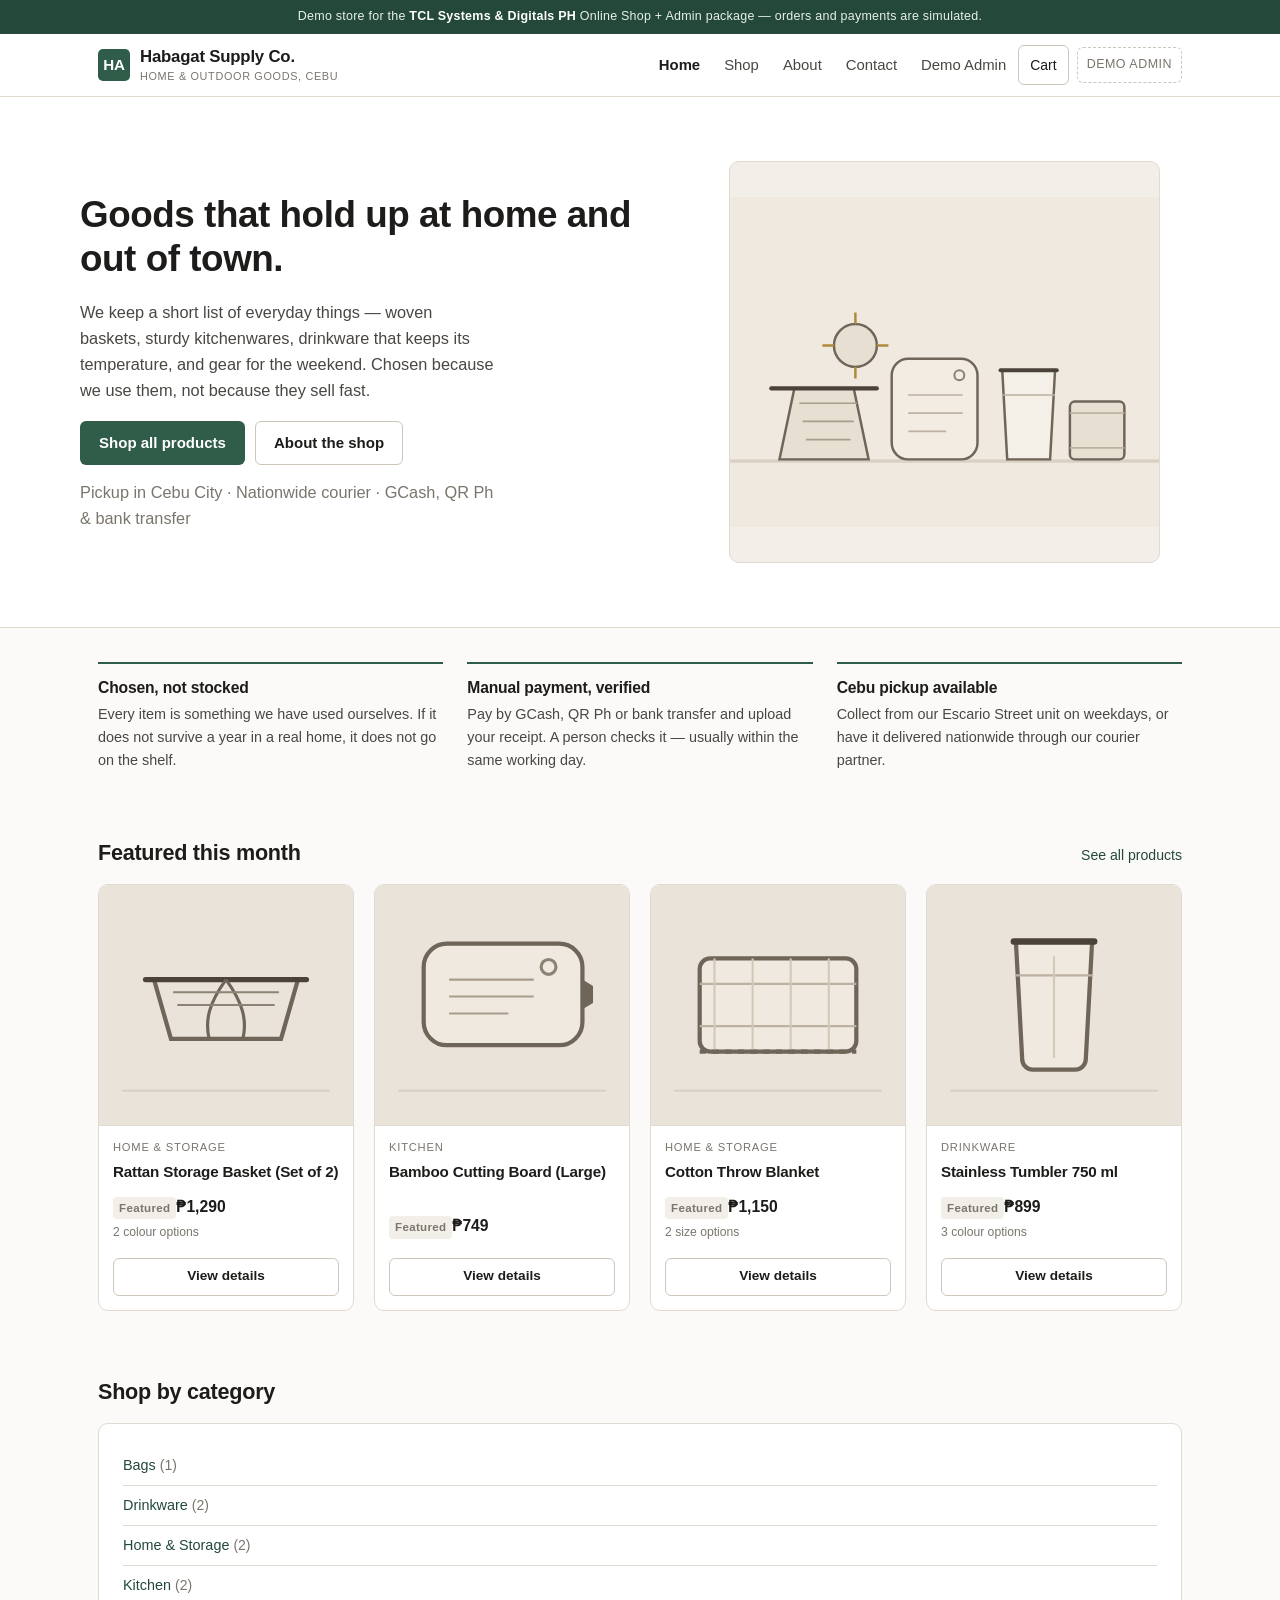
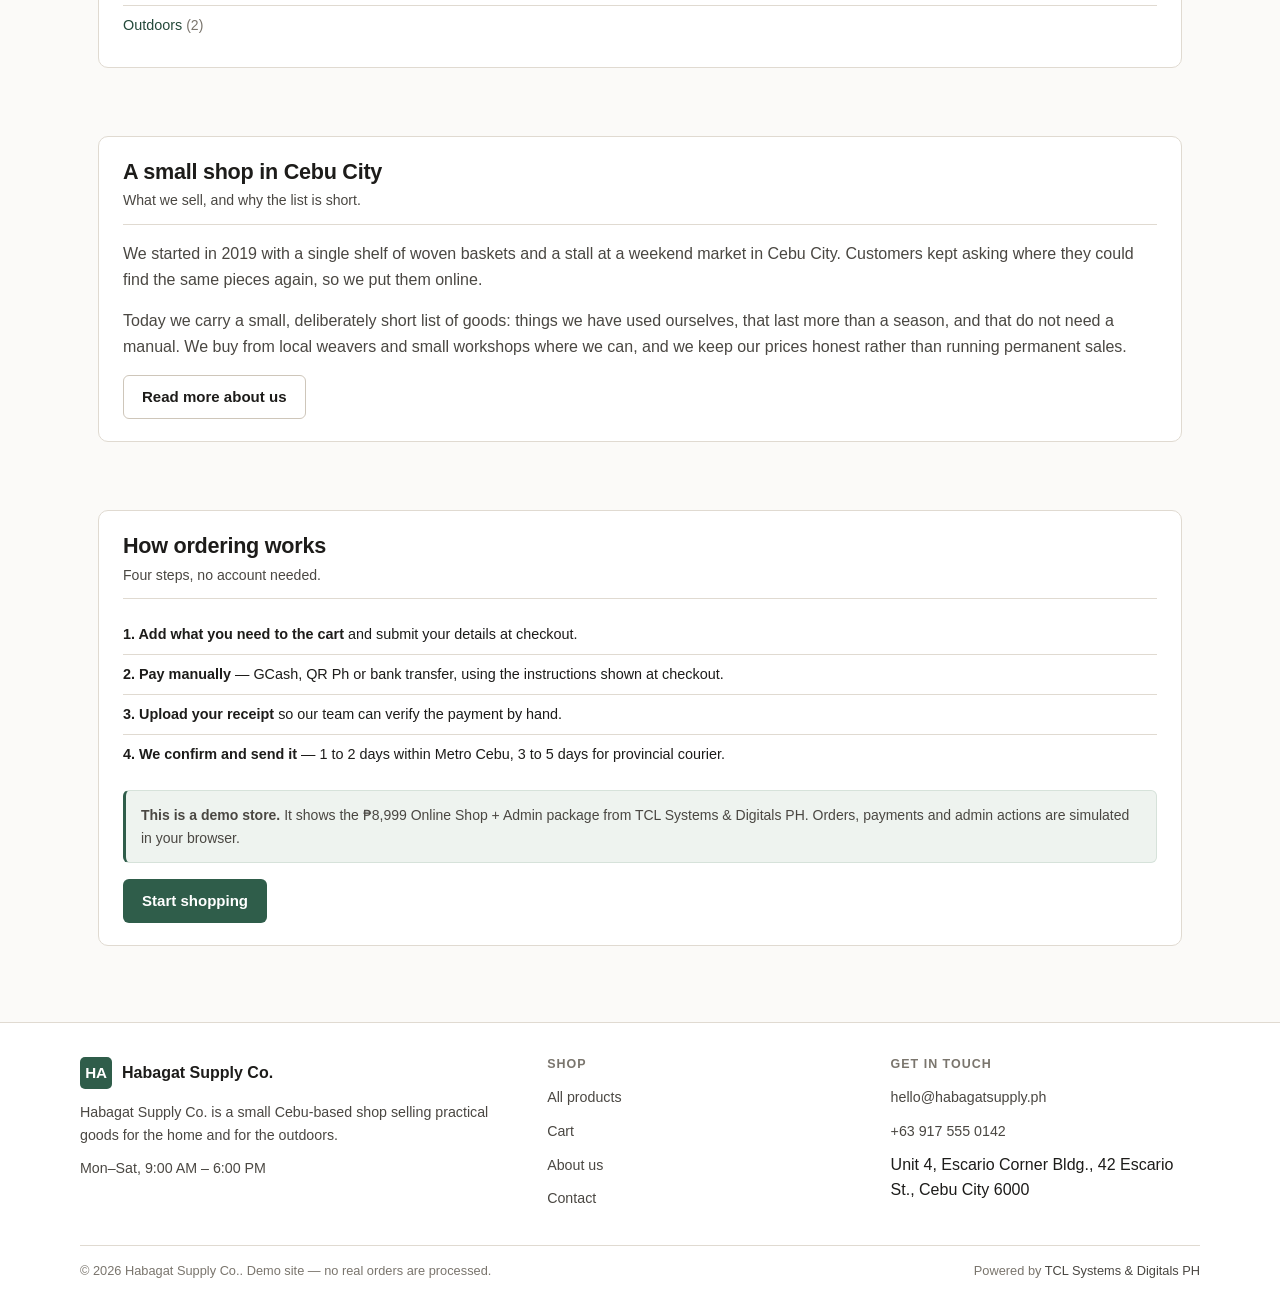
<file: index.html>
<!DOCTYPE html>
<html lang="en-PH">
<head>
<meta charset="utf-8">
<meta name="viewport" content="width=device-width, initial-scale=1, viewport-fit=cover">
<meta name="theme-color" content="#2f5d4a">
<title>Habagat Supply Co. — Home &amp; Outdoor Goods, Cebu</title>
<meta name="description" content="Practical home and outdoor goods from a small Cebu-based shop. Baskets, kitchenwares, drinkware and camping gear.">
<link rel="icon" href="data:image/svg+xml,%3Csvg xmlns='http://www.w3.org/2000/svg' viewBox='0 0 32 32'%3E%3Crect width='32' height='32' rx='6' fill='%232f5d4a'/%3E%3Ctext x='16' y='22' font-family='Helvetica,Arial' font-size='15' font-weight='bold' fill='%23fff' text-anchor='middle'%3EHB%3C/text%3E%3C/svg%3E">
<link rel="stylesheet" href="css/styles.css">
</head>
<body data-page="home">

<div data-header></div>

<main id="main">

  <!-- ============ HERO ============ -->
  <section class="hero">
    <div class="wrap hero-inner">
      <div>
        <h1>Goods that hold up at home and out of town.</h1>
        <p>We keep a short list of everyday things — woven baskets, sturdy kitchenwares, drinkware that keeps its temperature, and gear for the weekend. Chosen because we use them, not because they sell fast.</p>
        <div class="hero-actions">
          <a class="btn btn-primary" href="shop.html">Shop all products</a>
          <a class="btn btn-outline" href="about.html">About the shop</a>
        </div>
        <p class="hero-note">Pickup in Cebu City · Nationwide courier · GCash, QR Ph &amp; bank transfer</p>
      </div>
      <figure class="hero-figure">
        <img src="data:image/svg+xml;charset=utf-8,%3Csvg xmlns='http://www.w3.org/2000/svg' viewBox='0 0 520 400' width='520' height='400' role='img' aria-label='Illustration of home and outdoor goods on a shelf'%3E%3Crect width='520' height='400' fill='%23efe9df'/%3E%3Crect x='0' y='318' width='520' height='4' fill='%23d8d0c2'/%3E%3Cpath d='M60 318 L78 232 H150 L168 318 Z' fill='%23e6dfd2' stroke='%236f6558' stroke-width='3'/%3E%3Cpath d='M50 232 H178' stroke='%234b4339' stroke-width='5' stroke-linecap='round'/%3E%3Cpath d='M84 250 H154 M88 272 H150 M92 294 H146' stroke='%23a89d8d' stroke-width='2'/%3E%3Crect x='196' y='196' width='104' height='122' rx='20' fill='%23f2ece2' stroke='%236f6558' stroke-width='3'/%3E%3Ccircle cx='278' cy='216' r='6' fill='none' stroke='%238d8375' stroke-width='2.5'/%3E%3Cpath d='M216 240 H282 M216 262 H282 M216 284 H262' stroke='%23bdb2a1' stroke-width='2'/%3E%3Cpath d='M330 210 H394 L388 318 H336 Z' fill='%23f4f0e8' stroke='%236f6558' stroke-width='3'/%3E%3Cpath d='M328 210 H396' stroke='%234b4339' stroke-width='5' stroke-linecap='round'/%3E%3Cpath d='M330 240 H394' stroke='%23bdb2a1' stroke-width='2'/%3E%3Crect x='412' y='248' width='66' height='70' rx='6' fill='%23e6dfd2' stroke='%236f6558' stroke-width='3'/%3E%3Cpath d='M412 262 H478 M412 304 H478' stroke='%23bdb2a1' stroke-width='2'/%3E%3Ccircle cx='152' cy='180' r='26' fill='%23e6dfd2' stroke='%236f6558' stroke-width='3'/%3E%3Cpath d='M152 154 v-14 M152 206 v14 M126 180 h-14 M178 180 h14' stroke='%23b08a3c' stroke-width='3'/%3E%3C/svg%3E"
             alt="Illustration of baskets, a cutting board, a tumbler and a lantern on a shelf" width="520" height="400">
      </figure>
    </div>
  </section>

  <!-- ============ VALUE ============ -->
  <section class="section">
    <div class="wrap">
      <div class="value-grid">
        <div class="value-item">
          <h3>Chosen, not stocked</h3>
          <p>Every item is something we have used ourselves. If it does not survive a year in a real home, it does not go on the shelf.</p>
        </div>
        <div class="value-item">
          <h3>Manual payment, verified</h3>
          <p>Pay by GCash, QR Ph or bank transfer and upload your receipt. A person checks it — usually within the same working day.</p>
        </div>
        <div class="value-item">
          <h3>Cebu pickup available</h3>
          <p>Collect from our Escario Street unit on weekdays, or have it delivered nationwide through our courier partner.</p>
        </div>
      </div>
    </div>
  </section>

  <!-- ============ FEATURED ============ -->
  <section class="section">
    <div class="wrap">
      <div class="sec-head">
        <h2>Featured this month</h2>
        <a class="link-more" href="shop.html">See all products</a>
      </div>
      <div class="grid-products" id="featuredGrid"></div>
    </div>
  </section>

  <!-- ============ CATEGORIES ============ -->
  <section class="section">
    <div class="wrap">
      <div class="sec-head">
        <h2>Shop by category</h2>
      </div>
      <div class="panel">
        <ul class="list-plain" id="homeCategories"></ul>
      </div>
    </div>
  </section>

  <!-- ============ INTRO ============ -->
  <section class="section">
    <div class="wrap">
      <div class="panel">
        <div class="panel-head">
          <h2>A small shop in Cebu City</h2>
          <p>What we sell, and why the list is short.</p>
        </div>
        <div id="homeIntro"></div>
        <a class="btn btn-outline" href="about.html">Read more about us</a>
      </div>
    </div>
  </section>

  <!-- ============ PAYMENT ============ -->
  <section class="section">
    <div class="wrap">
      <div class="panel">
        <div class="panel-head">
          <h2>How ordering works</h2>
          <p>Four steps, no account needed.</p>
        </div>
        <ol class="list-plain">
          <li><strong>1. Add what you need to the cart</strong> and submit your details at checkout.</li>
          <li><strong>2. Pay manually</strong> — GCash, QR Ph or bank transfer, using the instructions shown at checkout.</li>
          <li><strong>3. Upload your receipt</strong> so our team can verify the payment by hand.</li>
          <li><strong>4. We confirm and send it</strong> — 1 to 2 days within Metro Cebu, 3 to 5 days for provincial courier.</li>
        </ol>
        <div class="callout" style="margin-top:16px">
          <p class="small"><strong>This is a demo store.</strong> It shows the ₱8,999 Online Shop + Admin package from TCL Systems &amp; Digitals PH. Orders, payments and admin actions are simulated in your browser.</p>
        </div>
        <a class="btn btn-primary" href="shop.html" style="margin-top:16px">Start shopping</a>
      </div>
    </div>
  </section>

</main>

<div data-footer></div>

<script src="js/store.js"></script>
<script src="js/ui.js"></script>
<script src="js/app.js"></script>
</body>
</html>
</file>
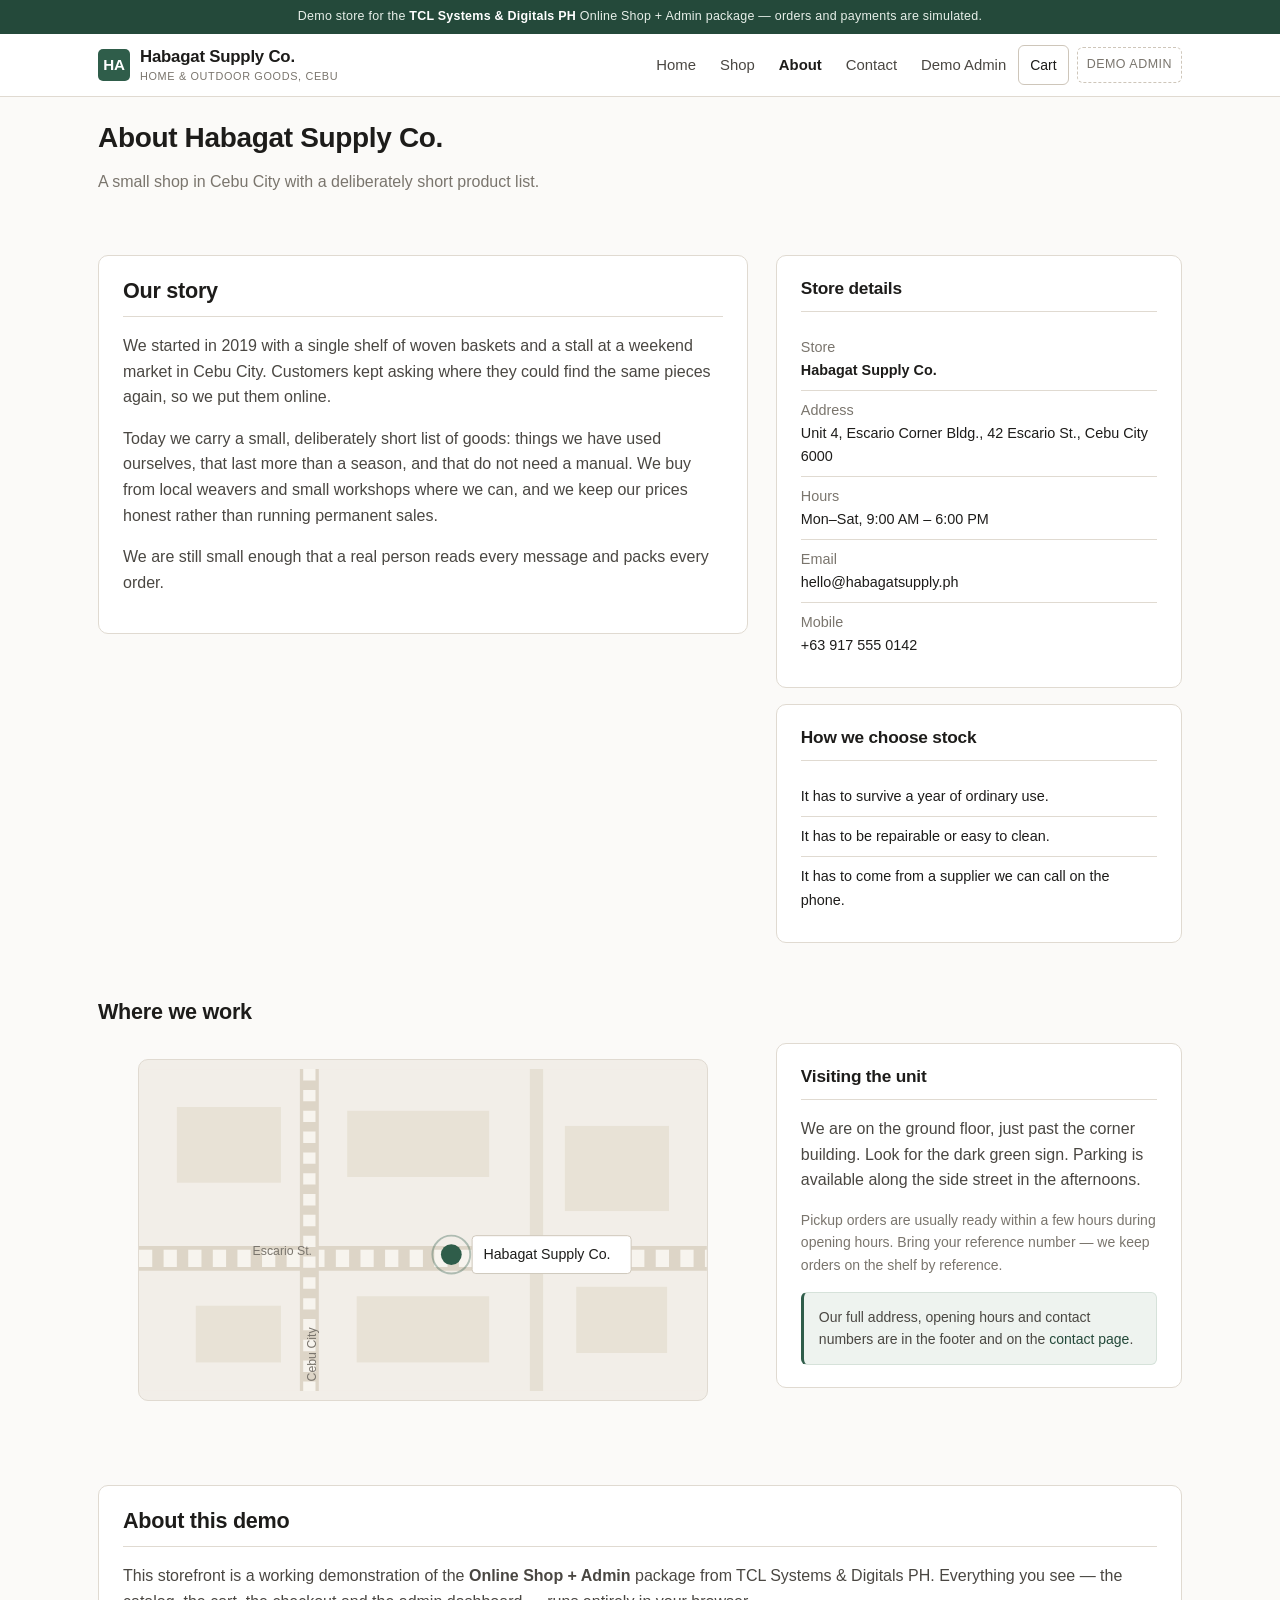
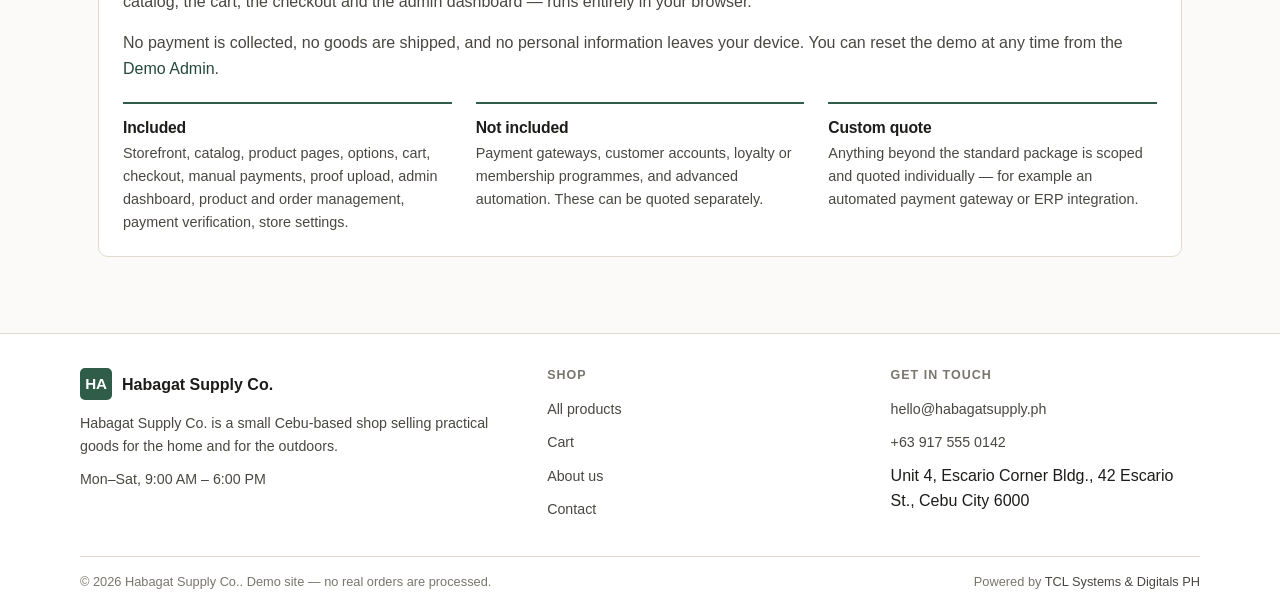
<file: about.html>
<!DOCTYPE html>
<html lang="en-PH">
<head>
<meta charset="utf-8">
<meta name="viewport" content="width=device-width, initial-scale=1, viewport-fit=cover">
<meta name="theme-color" content="#2f5d4a">
<title>About — Habagat Supply Co.</title>
<meta name="description" content="A small Cebu-based shop selling practical home and outdoor goods.">
<link rel="icon" href="data:image/svg+xml,%3Csvg xmlns='http://www.w3.org/2000/svg' viewBox='0 0 32 32'%3E%3Crect width='32' height='32' rx='6' fill='%232f5d4a'/%3E%3Ctext x='16' y='22' font-family='Helvetica,Arial' font-size='15' font-weight='bold' fill='%23fff' text-anchor='middle'%3EHB%3C/text%3E%3C/svg%3E">
<link rel="stylesheet" href="css/styles.css">
</head>
<body data-page="about">

<div data-header></div>

<main id="main">

  <section class="section-tight" style="padding-top:24px">
    <div class="wrap">
      <h1>About Habagat Supply Co.</h1>
      <p class="muted" style="max-width:60ch">A small shop in Cebu City with a deliberately short product list.</p>
    </div>
  </section>

  <section class="section-tight">
    <div class="wrap">
      <div class="cart-layout">
        <div class="panel">
          <div class="panel-head"><h2>Our story</h2></div>
          <div id="aboutBody"></div>
        </div>
        <div>
          <div class="panel">
            <div class="panel-head"><h3>Store details</h3></div>
            <div id="aboutStoreInfo"></div>
          </div>
          <div class="panel">
            <div class="panel-head"><h3>How we choose stock</h3></div>
            <ul class="list-plain">
              <li>It has to survive a year of ordinary use.</li>
              <li>It has to be repairable or easy to clean.</li>
              <li>It has to come from a supplier we can call on the phone.</li>
            </ul>
          </div>
        </div>
      </div>
    </div>
  </section>

  <section class="section">
    <div class="wrap">
      <div class="sec-head"><h2>Where we work</h2></div>
      <div class="cart-layout">
        <figure class="map-figure">
          <svg viewBox="0 0 600 340" width="600" height="340" role="img" aria-label="Simple map showing the store location on Escario Street, Cebu City">
            <rect width="600" height="340" fill="#f2eee8"/>
            <path d="M0 200 H600" stroke="#ddd5c7" stroke-width="26"/>
            <path d="M0 200 H600" stroke="#f7f4ee" stroke-width="18" stroke-dasharray="14 12"/>
            <path d="M180 0 V340" stroke="#ddd5c7" stroke-width="20"/>
            <path d="M180 0 V340" stroke="#f7f4ee" stroke-width="13" stroke-dasharray="12 10"/>
            <path d="M420 0 V340" stroke="#e6e0d4" stroke-width="14"/>
            <rect x="40" y="40" width="110" height="80" fill="#e8e2d6"/>
            <rect x="220" y="44" width="150" height="70" fill="#e8e2d6"/>
            <rect x="230" y="240" width="140" height="70" fill="#e8e2d6"/>
            <rect x="450" y="60" width="110" height="90" fill="#e8e2d6"/>
            <rect x="60" y="250" width="90" height="60" fill="#e8e2d6"/>
            <rect x="462" y="230" width="96" height="70" fill="#e8e2d6"/>
            <circle cx="330" cy="196" r="11" fill="#2f5d4a"/>
            <circle cx="330" cy="196" r="20" fill="none" stroke="#2f5d4a" stroke-width="2" opacity=".35"/>
            <rect x="352" y="176" width="168" height="40" rx="4" fill="#fff" stroke="#cec6ba"/>
            <text x="364" y="201" font-family="Helvetica,Arial" font-size="15" fill="#1d1c1a">Habagat Supply Co.</text>
            <text x="120" y="196" font-family="Helvetica,Arial" font-size="13" fill="#7a756d">Escario St.</text>
            <text x="187" y="330" font-family="Helvetica,Arial" font-size="13" fill="#7a756d" transform="rotate(-90 187 330)">Cebu City</text>
          </svg>
        </figure>
        <div class="panel">
          <div class="panel-head"><h3>Visiting the unit</h3></div>
          <p>We are on the ground floor, just past the corner building. Look for the dark green sign. Parking is available along the side street in the afternoons.</p>
          <p class="small muted">Pickup orders are usually ready within a few hours during opening hours. Bring your reference number — we keep orders on the shelf by reference.</p>
          <div class="callout" style="margin-top:16px">
            <p class="small">Our full address, opening hours and contact numbers are in the footer and on the <a href="contact.html">contact page</a>.</p>
          </div>
        </div>
      </div>
    </div>
  </section>

  <section class="section">
    <div class="wrap">
      <div class="panel">
        <div class="panel-head"><h2>About this demo</h2></div>
        <p>This storefront is a working demonstration of the <strong>Online Shop + Admin</strong> package from TCL Systems &amp; Digitals PH. Everything you see — the catalog, the cart, the checkout and the admin dashboard — runs entirely in your browser.</p>
        <p>No payment is collected, no goods are shipped, and no personal information leaves your device. You can reset the demo at any time from the <a href="admin.html">Demo Admin</a>.</p>
        <div class="value-grid" style="margin-top:20px">
          <div class="value-item"><h3>Included</h3><p>Storefront, catalog, product pages, options, cart, checkout, manual payments, proof upload, admin dashboard, product and order management, payment verification, store settings.</p></div>
          <div class="value-item"><h3>Not included</h3><p>Payment gateways, customer accounts, loyalty or membership programmes, and advanced automation. These can be quoted separately.</p></div>
          <div class="value-item"><h3>Custom quote</h3><p>Anything beyond the standard package is scoped and quoted individually — for example an automated payment gateway or ERP integration.</p></div>
        </div>
      </div>
    </div>
  </section>

</main>

<div data-footer></div>

<script src="js/store.js"></script>
<script src="js/ui.js"></script>
<script src="js/app.js"></script>
</body>
</html>
</file>
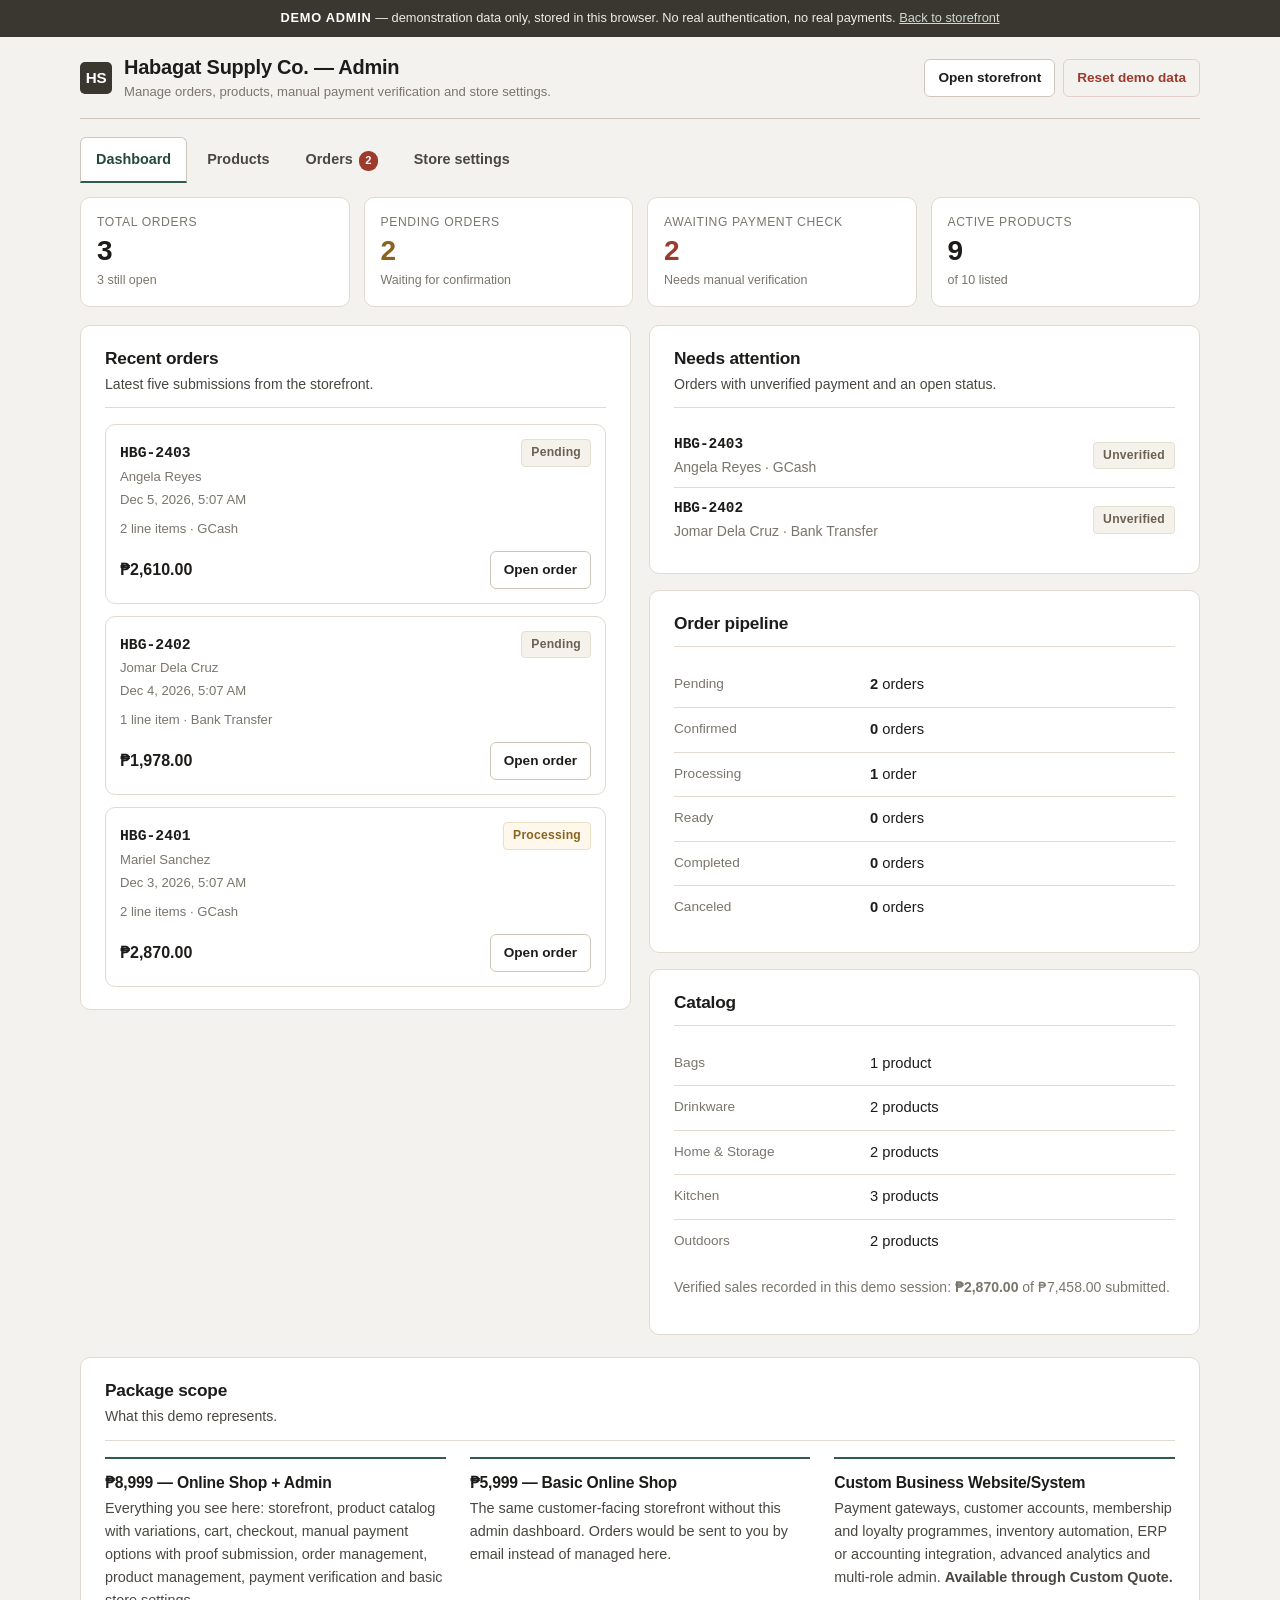
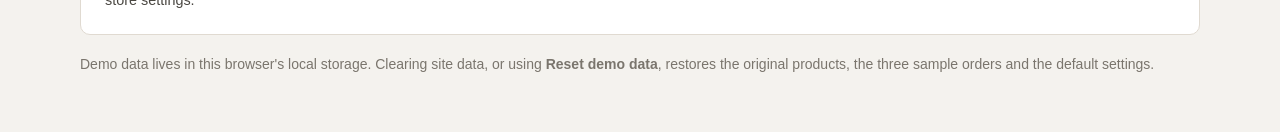
<file: admin.html>
<!DOCTYPE html>
<html lang="en-PH">
<head>
<meta charset="utf-8">
<meta name="viewport" content="width=device-width, initial-scale=1, viewport-fit=cover">
<meta name="theme-color" content="#3a3630">
<title>Demo Admin — Habagat Supply Co.</title>
<meta name="description" content="Demonstration admin dashboard: orders, products, payment verification and store settings.">
<meta name="robots" content="noindex">
<link rel="icon" href="data:image/svg+xml,%3Csvg xmlns='http://www.w3.org/2000/svg' viewBox='0 0 32 32'%3E%3Crect width='32' height='32' rx='6' fill='%233a3630'/%3E%3Ctext x='16' y='22' font-family='Helvetica,Arial' font-size='15' font-weight='bold' fill='%23fff' text-anchor='middle'%3ENV%3C/text%3E%3C/svg%3E">
<link rel="stylesheet" href="css/styles.css">
<link rel="stylesheet" href="css/admin.css">
</head>
<body class="admin" data-page="admin">

<div class="demo-bar">
  <strong>DEMO ADMIN</strong> &mdash; demonstration data only, stored in this browser. No real authentication, no real payments.
  <a href="index.html">Back to storefront</a>
</div>

<main id="main">
  <div class="wrap admin-shell">

    <div class="admin-top">
      <span class="brand-mark" aria-hidden="true">HS</span>
      <div>
        <h1 data-store-name>Habagat Supply Co. — Admin</h1>
        <p class="sub">Manage orders, products, manual payment verification and store settings.</p>
      </div>
      <div class="admin-top-actions">
        <a class="btn btn-outline btn-sm" href="index.html" id="openStorefront">Open storefront</a>
        <button class="btn btn-danger btn-sm" type="button" id="resetDemo">Reset demo data</button>
      </div>
    </div>

    <div class="tabs" role="tablist" id="adminTabs" aria-label="Admin sections"></div>

    <div id="adminMain">
      <div id="adminBody" role="tabpanel"></div>
    </div>

    <div class="panel" style="margin-top:22px">
      <div class="panel-head"><h3>Package scope</h3><p>What this demo represents.</p></div>
      <div class="value-grid">
        <div class="value-item">
          <h3>₱8,999 — Online Shop + Admin</h3>
          <p>Everything you see here: storefront, product catalog with variations, cart, checkout, manual payment options with proof submission, order management, product management, payment verification and basic store settings.</p>
        </div>
        <div class="value-item">
          <h3>₱5,999 — Basic Online Shop</h3>
          <p>The same customer-facing storefront without this admin dashboard. Orders would be sent to you by email instead of managed here.</p>
        </div>
        <div class="value-item">
          <h3>Custom Business Website/System</h3>
          <p>Payment gateways, customer accounts, membership and loyalty programmes, inventory automation, ERP or accounting integration, advanced analytics and multi-role admin. <strong>Available through Custom Quote.</strong></p>
        </div>
      </div>
    </div>

    <p class="small muted" style="margin-top:18px">
      Demo data lives in this browser's local storage. Clearing site data, or using <strong>Reset demo data</strong>, restores the original products, the three sample orders and the default settings.
    </p>
  </div>
</main>

<!-- ============ product modal ============ -->
<div class="modal-backdrop" id="productModal" role="dialog" aria-modal="true" aria-labelledby="modalTitle">
  <div class="modal">
    <div class="modal-head">
      <div>
        <h2 id="modalTitle">Edit product</h2>
        <p class="sub" id="modalSub"></p>
      </div>
      <button class="modal-close" type="button" data-close-modal aria-label="Close">&times;</button>
    </div>
    <div class="modal-body" id="modalBody"></div>
    <div class="modal-foot">
      <button class="btn btn-outline" type="button" data-close-modal>Cancel</button>
      <button class="btn btn-outline" type="button" data-delete-product>Delete product</button>
      <button class="btn btn-primary" type="button" data-save-product>Save product</button>
    </div>
  </div>
</div>

<!-- ============ order modal ============ -->
<div class="modal-backdrop" id="orderModal" role="dialog" aria-modal="true" aria-labelledby="orderTitle">
  <div class="modal">
    <div class="modal-head">
      <div>
        <h2 id="orderTitle">Order</h2>
        <p class="sub" id="orderSub"></p>
      </div>
      <button class="modal-close" type="button" data-close-modal aria-label="Close">&times;</button>
    </div>
    <div class="modal-body" id="orderBody"></div>
    <div class="modal-foot">
      <button class="btn btn-outline" type="button" data-close-modal>Close</button>
    </div>
  </div>
</div>

<script src="js/store.js"></script>
<script src="js/ui.js"></script>
<script src="js/admin.js"></script>
</body>
</html>
</file>
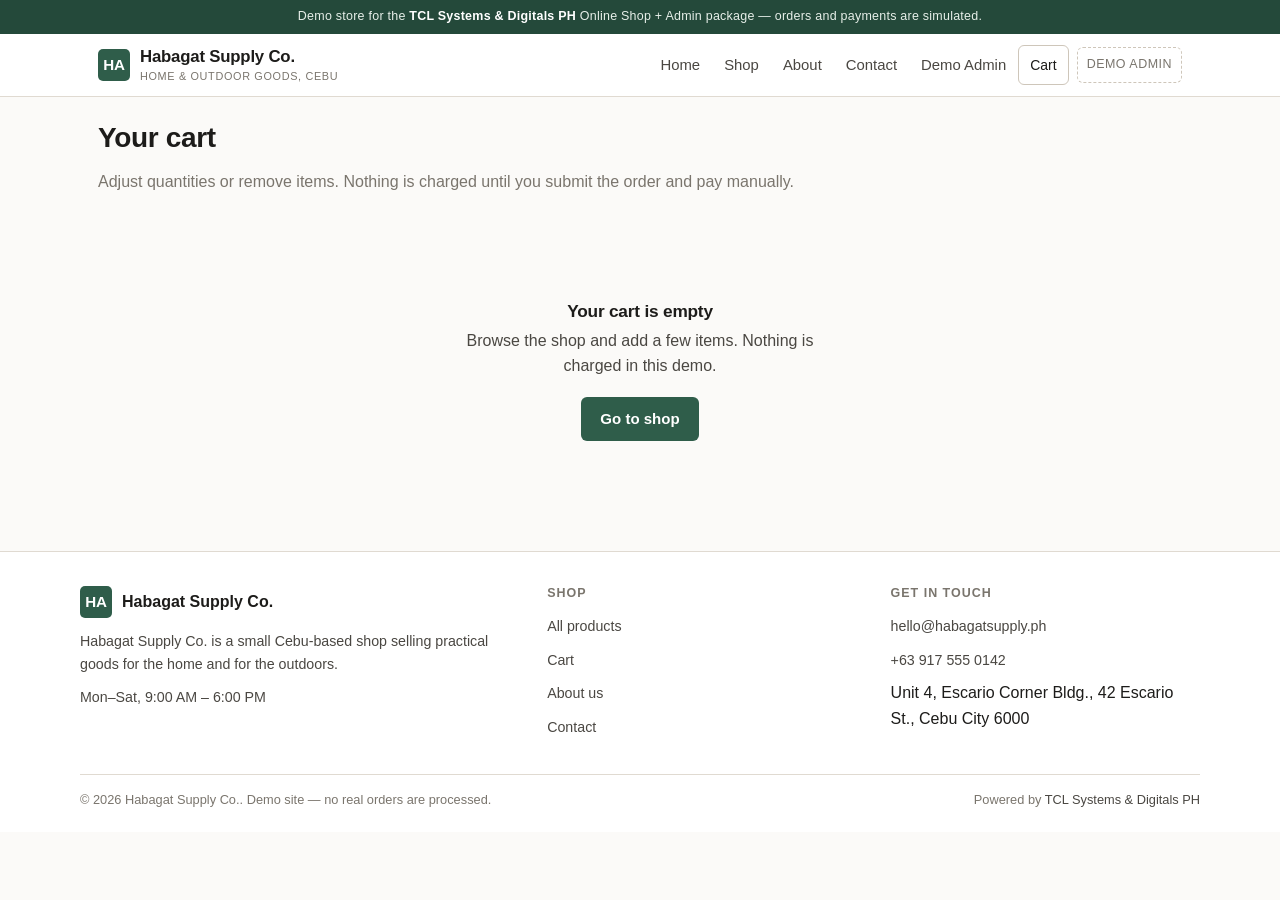
<file: cart.html>
<!DOCTYPE html>
<html lang="en-PH">
<head>
<meta charset="utf-8">
<meta name="viewport" content="width=device-width, initial-scale=1, viewport-fit=cover">
<meta name="theme-color" content="#2f5d4a">
<title>Your cart — Habagat Supply Co.</title>
<meta name="description" content="Review your cart before checking out.">
<link rel="icon" href="data:image/svg+xml,%3Csvg xmlns='http://www.w3.org/2000/svg' viewBox='0 0 32 32'%3E%3Crect width='32' height='32' rx='6' fill='%232f5d4a'/%3E%3Ctext x='16' y='22' font-family='Helvetica,Arial' font-size='15' font-weight='bold' fill='%23fff' text-anchor='middle'%3EHB%3C/text%3E%3C/svg%3E">
<link rel="stylesheet" href="css/styles.css">
</head>
<body data-page="cart">

<div data-header></div>

<main id="main">
  <section class="section-tight" style="padding-top:24px">
    <div class="wrap">
      <h1>Your cart</h1>
      <p class="muted">Adjust quantities or remove items. Nothing is charged until you submit the order and pay manually.</p>
    </div>
  </section>

  <section class="section-tight">
    <div class="wrap" id="cartHost"></div>
  </section>
</main>

<div data-footer></div>

<script src="js/store.js"></script>
<script src="js/ui.js"></script>
<script src="js/app.js"></script>
</body>
</html>
</file>
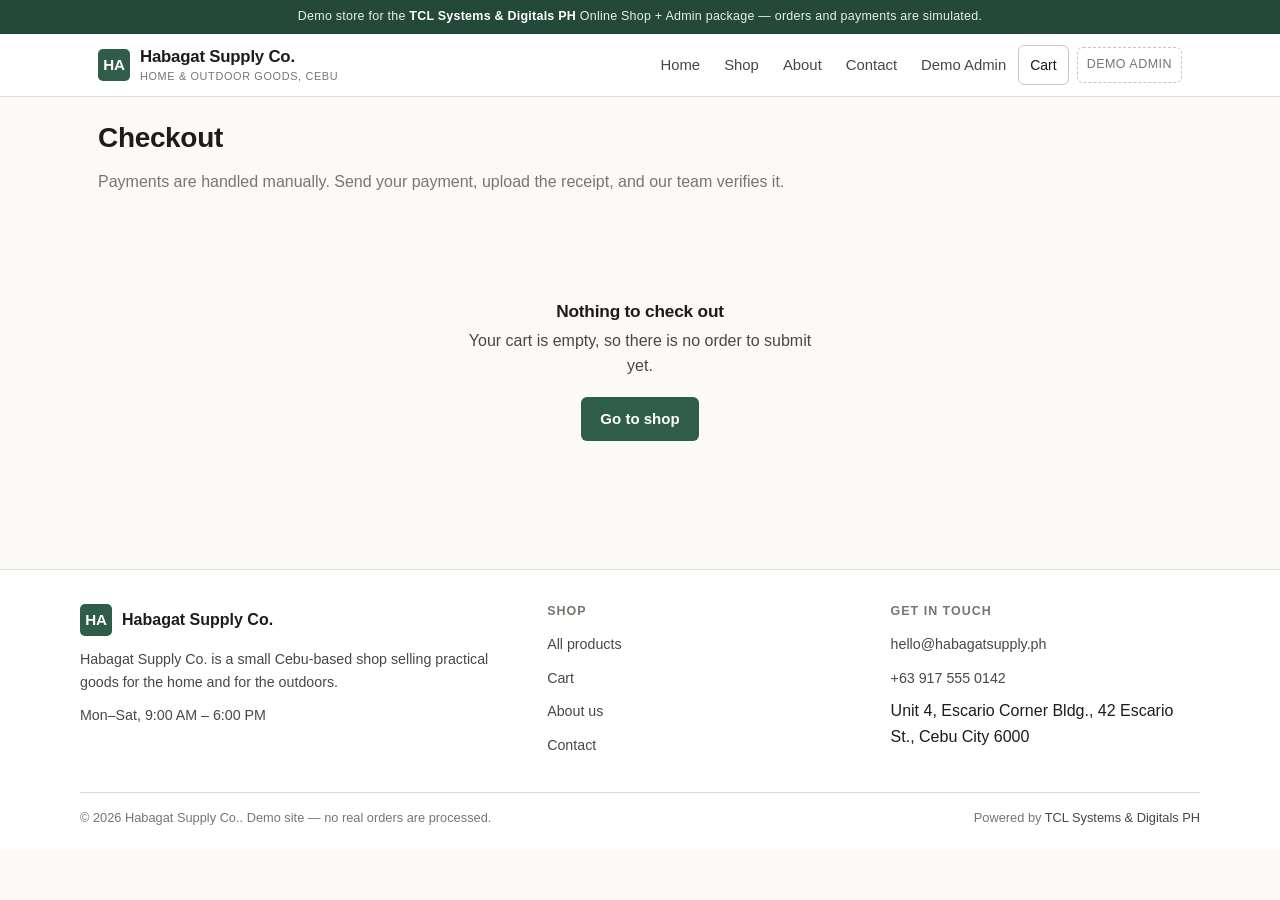
<file: checkout.html>
<!DOCTYPE html>
<html lang="en-PH">
<head>
<meta charset="utf-8">
<meta name="viewport" content="width=device-width, initial-scale=1, viewport-fit=cover">
<meta name="theme-color" content="#2f5d4a">
<title>Checkout — Habagat Supply Co.</title>
<meta name="description" content="Submit your order and send payment manually by GCash, QR Ph or bank transfer.">
<link rel="icon" href="data:image/svg+xml,%3Csvg xmlns='http://www.w3.org/2000/svg' viewBox='0 0 32 32'%3E%3Crect width='32' height='32' rx='6' fill='%232f5d4a'/%3E%3Ctext x='16' y='22' font-family='Helvetica,Arial' font-size='15' font-weight='bold' fill='%23fff' text-anchor='middle'%3EHB%3C/text%3E%3C/svg%3E">
<link rel="stylesheet" href="css/styles.css">
</head>
<body data-page="checkout">

<div data-header></div>

<main id="main">
  <section class="section-tight" style="padding-top:24px">
    <div class="wrap">
      <h1>Checkout</h1>
      <p class="muted">Payments are handled manually. Send your payment, upload the receipt, and our team verifies it.</p>
    </div>
  </section>

  <section class="section-tight" style="padding-bottom:40px">
    <div class="wrap" id="checkoutHost"></div>
  </section>
</main>

<div data-footer></div>

<script src="js/store.js"></script>
<script src="js/ui.js"></script>
<script src="js/app.js"></script>
</body>
</html>
</file>
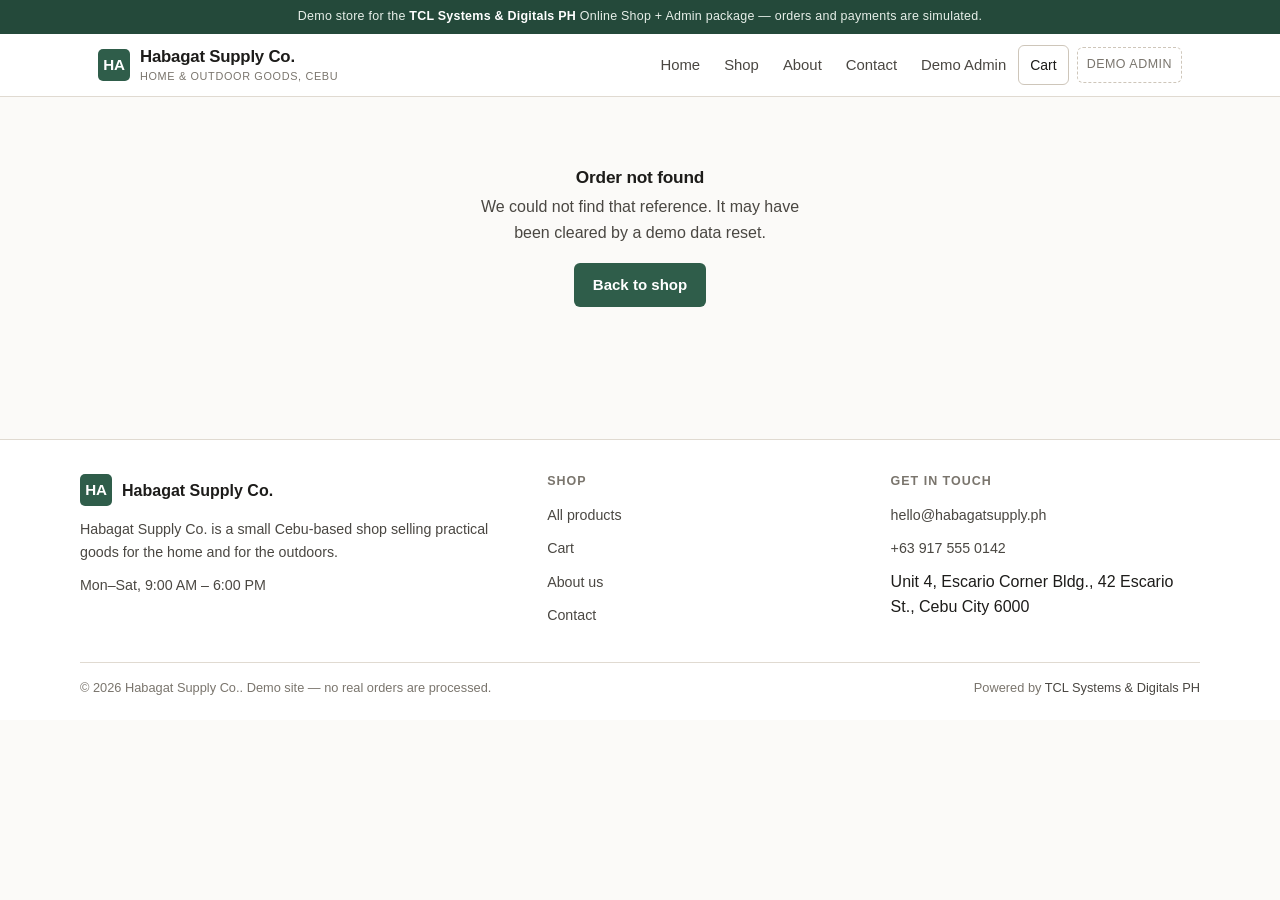
<file: confirmation.html>
<!DOCTYPE html>
<html lang="en-PH">
<head>
<meta charset="utf-8">
<meta name="viewport" content="width=device-width, initial-scale=1, viewport-fit=cover">
<meta name="theme-color" content="#2f5d4a">
<title>Order confirmation — Habagat Supply Co.</title>
<meta name="description" content="Your order reference and what happens next.">
<link rel="icon" href="data:image/svg+xml,%3Csvg xmlns='http://www.w3.org/2000/svg' viewBox='0 0 32 32'%3E%3Crect width='32' height='32' rx='6' fill='%232f5d4a'/%3E%3Ctext x='16' y='22' font-family='Helvetica,Arial' font-size='15' font-weight='bold' fill='%23fff' text-anchor='middle'%3EHB%3C/text%3E%3C/svg%3E">
<link rel="stylesheet" href="css/styles.css">
</head>
<body data-page="confirmation">

<div data-header></div>

<main id="main">
  <section class="section-tight" style="padding-top:24px;padding-bottom:44px">
    <div class="wrap" id="confirmHost"></div>
  </section>
</main>

<div data-footer></div>

<script src="js/store.js"></script>
<script src="js/ui.js"></script>
<script src="js/app.js"></script>
</body>
</html>
</file>
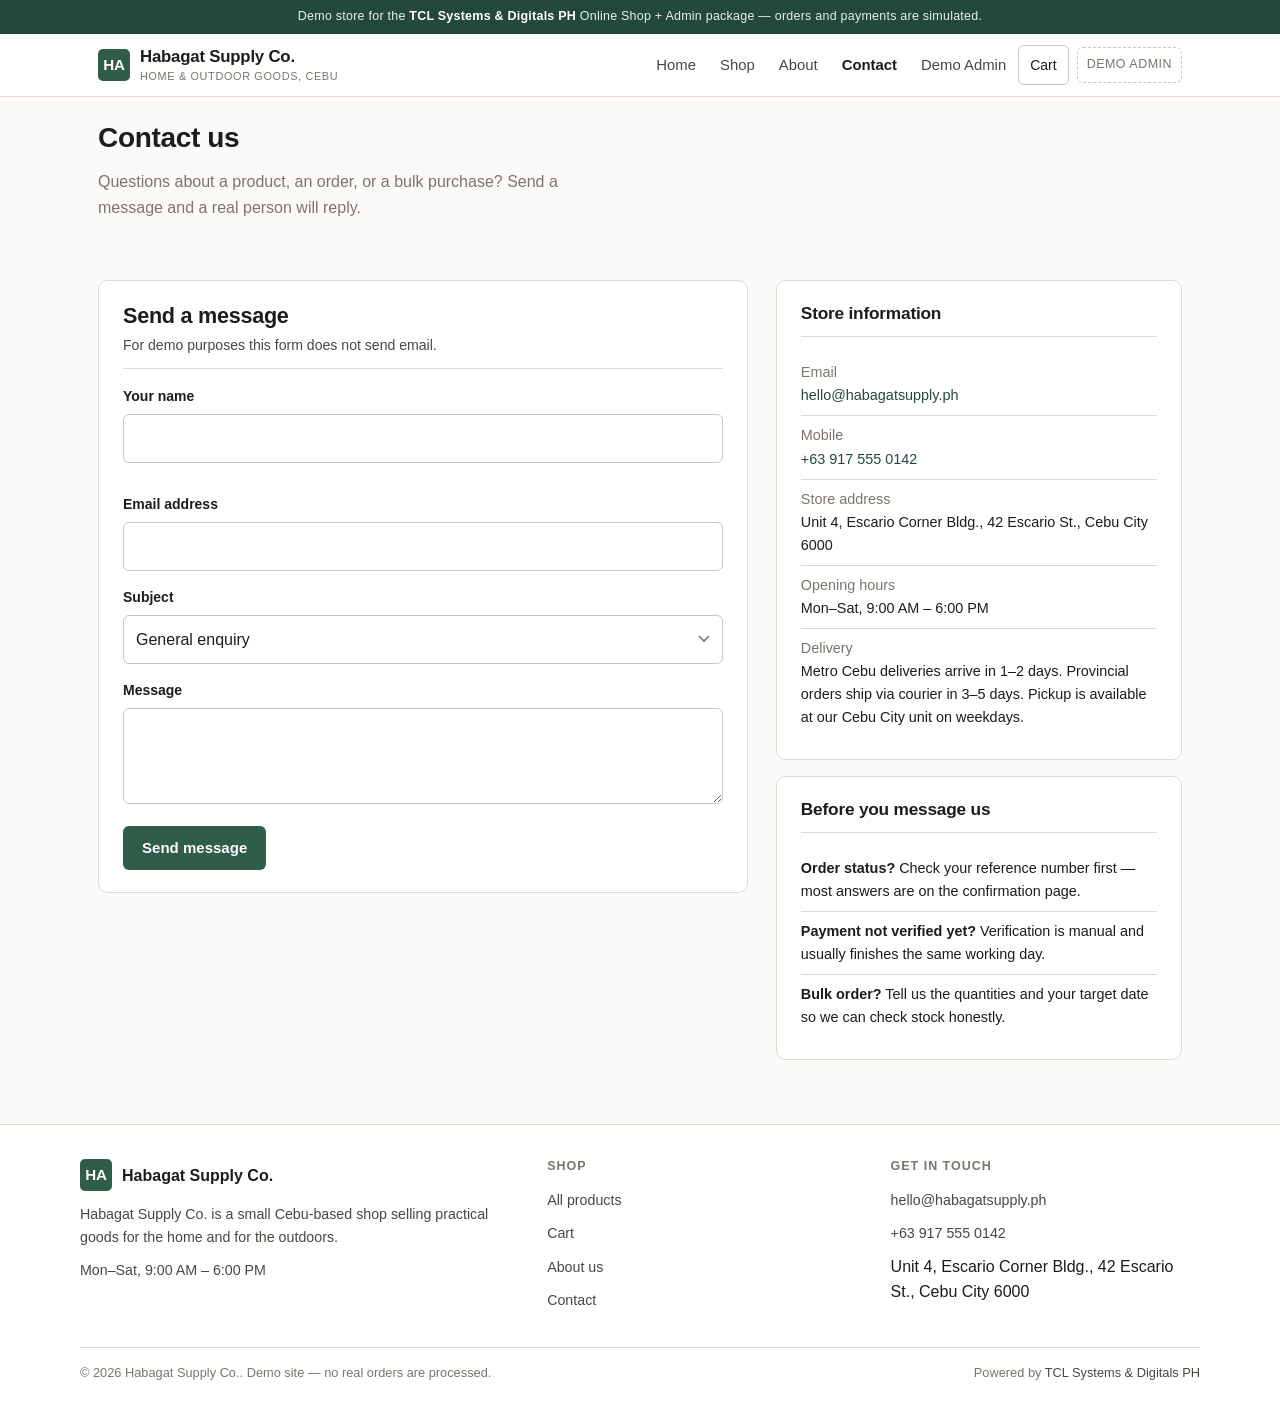
<file: contact.html>
<!DOCTYPE html>
<html lang="en-PH">
<head>
<meta charset="utf-8">
<meta name="viewport" content="width=device-width, initial-scale=1, viewport-fit=cover">
<meta name="theme-color" content="#2f5d4a">
<title>Contact — Habagat Supply Co.</title>
<meta name="description" content="Get in touch with Habagat Supply Co. in Cebu City.">
<link rel="icon" href="data:image/svg+xml,%3Csvg xmlns='http://www.w3.org/2000/svg' viewBox='0 0 32 32'%3E%3Crect width='32' height='32' rx='6' fill='%232f5d4a'/%3E%3Ctext x='16' y='22' font-family='Helvetica,Arial' font-size='15' font-weight='bold' fill='%23fff' text-anchor='middle'%3EHB%3C/text%3E%3C/svg%3E">
<link rel="stylesheet" href="css/styles.css">
</head>
<body data-page="contact">

<div data-header></div>

<main id="main">

  <section class="section-tight" style="padding-top:24px">
    <div class="wrap">
      <h1>Contact us</h1>
      <p class="muted" style="max-width:56ch">Questions about a product, an order, or a bulk purchase? Send a message and a real person will reply.</p>
    </div>
  </section>

  <section class="section-tight">
    <div class="wrap">
      <div class="cart-layout">
        <div class="panel">
          <div class="panel-head"><h2>Send a message</h2><p>For demo purposes this form does not send email.</p></div>
          <form id="contactForm" novalidate>
            <div class="field-row two">
              <div class="field" data-field="cname">
                <label for="cname">Your name</label>
                <input class="input" id="cname" name="cname" autocomplete="name" required>
                <div class="field-error">Please enter your name.</div>
              </div>
              <div class="field" data-field="cemail">
                <label for="cemail">Email address</label>
                <input class="input" id="cemail" name="cemail" type="email" autocomplete="email" required>
                <div class="field-error">Please enter a valid email address.</div>
              </div>
            </div>
            <div class="field">
              <label for="csubject">Subject</label>
              <select class="select" id="csubject" name="csubject">
                <option>General enquiry</option>
                <option>Question about a product</option>
                <option>Follow up on an order</option>
                <option>Bulk or reseller purchase</option>
                <option>Website feedback</option>
              </select>
            </div>
            <div class="field" data-field="cmessage">
              <label for="cmessage">Message</label>
              <textarea class="textarea" id="cmessage" name="cmessage" required></textarea>
              <div class="field-error">Please write at least a short message.</div>
            </div>
            <button class="btn btn-primary" type="submit">Send message</button>
            <div class="callout" id="contactDone" hidden style="margin-top:16px">
              <p class="small">Thanks — your message was recorded in demo mode. In a live store it would arrive in the shop inbox.</p>
            </div>
          </form>
        </div>

        <div>
          <div class="panel">
            <div class="panel-head"><h3>Store information</h3></div>
            <div id="contactInfo"></div>
          </div>
          <div class="panel">
            <div class="panel-head"><h3>Before you message us</h3></div>
            <ul class="list-plain">
              <li><strong>Order status?</strong> Check your reference number first — most answers are on the confirmation page.</li>
              <li><strong>Payment not verified yet?</strong> Verification is manual and usually finishes the same working day.</li>
              <li><strong>Bulk order?</strong> Tell us the quantities and your target date so we can check stock honestly.</li>
            </ul>
          </div>
        </div>
      </div>
    </div>
  </section>

</main>

<div data-footer></div>

<script src="js/store.js"></script>
<script src="js/ui.js"></script>
<script src="js/app.js"></script>
</body>
</html>
</file>
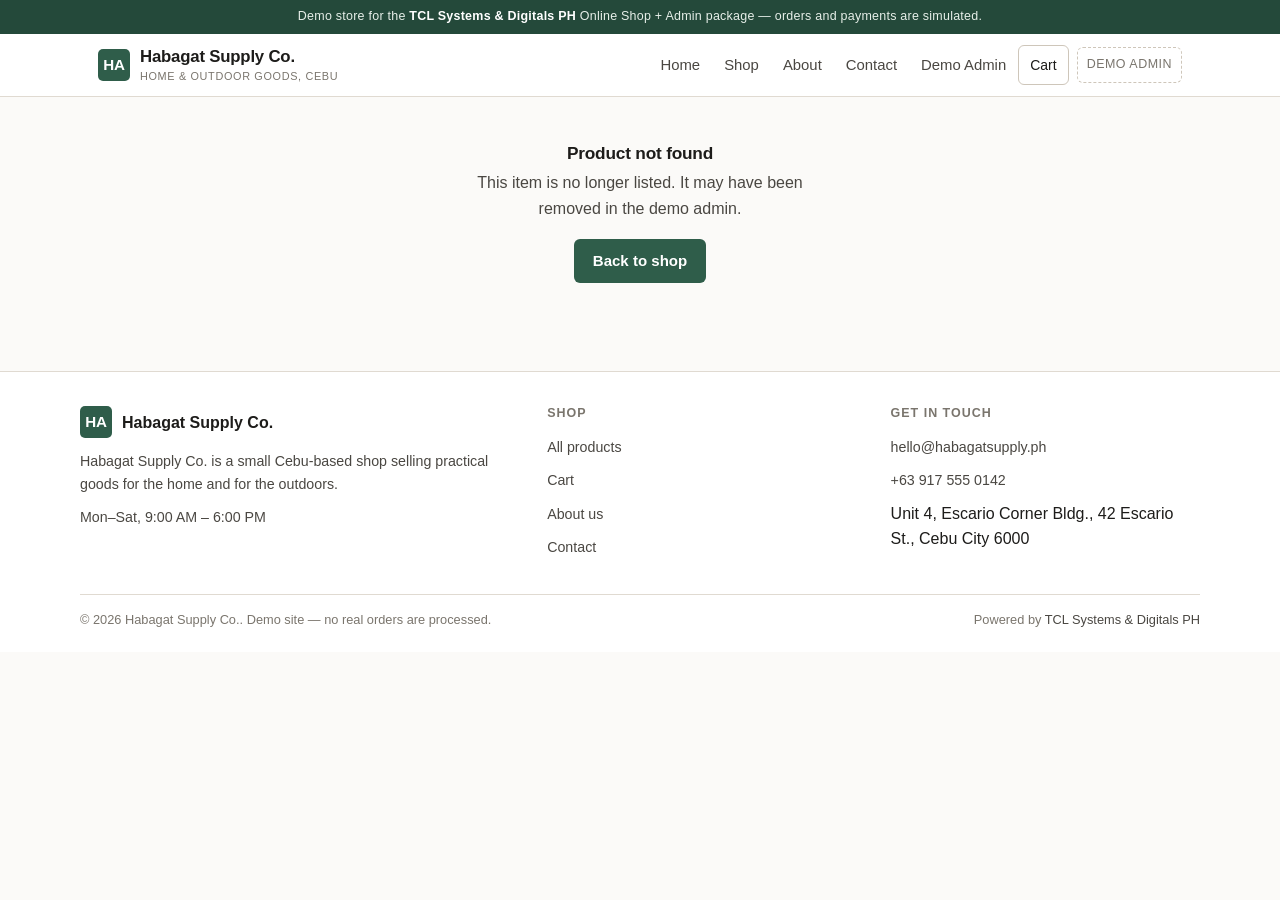
<file: product.html>
<!DOCTYPE html>
<html lang="en-PH">
<head>
<meta charset="utf-8">
<meta name="viewport" content="width=device-width, initial-scale=1, viewport-fit=cover">
<meta name="theme-color" content="#2f5d4a">
<title>Product — Habagat Supply Co.</title>
<meta name="description" content="Product details, options and pricing from Habagat Supply Co.">
<link rel="icon" href="data:image/svg+xml,%3Csvg xmlns='http://www.w3.org/2000/svg' viewBox='0 0 32 32'%3E%3Crect width='32' height='32' rx='6' fill='%232f5d4a'/%3E%3Ctext x='16' y='22' font-family='Helvetica,Arial' font-size='15' font-weight='bold' fill='%23fff' text-anchor='middle'%3EHB%3C/text%3E%3C/svg%3E">
<link rel="stylesheet" href="css/styles.css">
</head>
<body data-page="product">

<div data-header></div>

<main id="main">
  <div class="wrap" id="productHost"></div>
</main>

<div data-footer></div>

<script src="js/store.js"></script>
<script src="js/ui.js"></script>
<script src="js/app.js"></script>
</body>
</html>
</file>
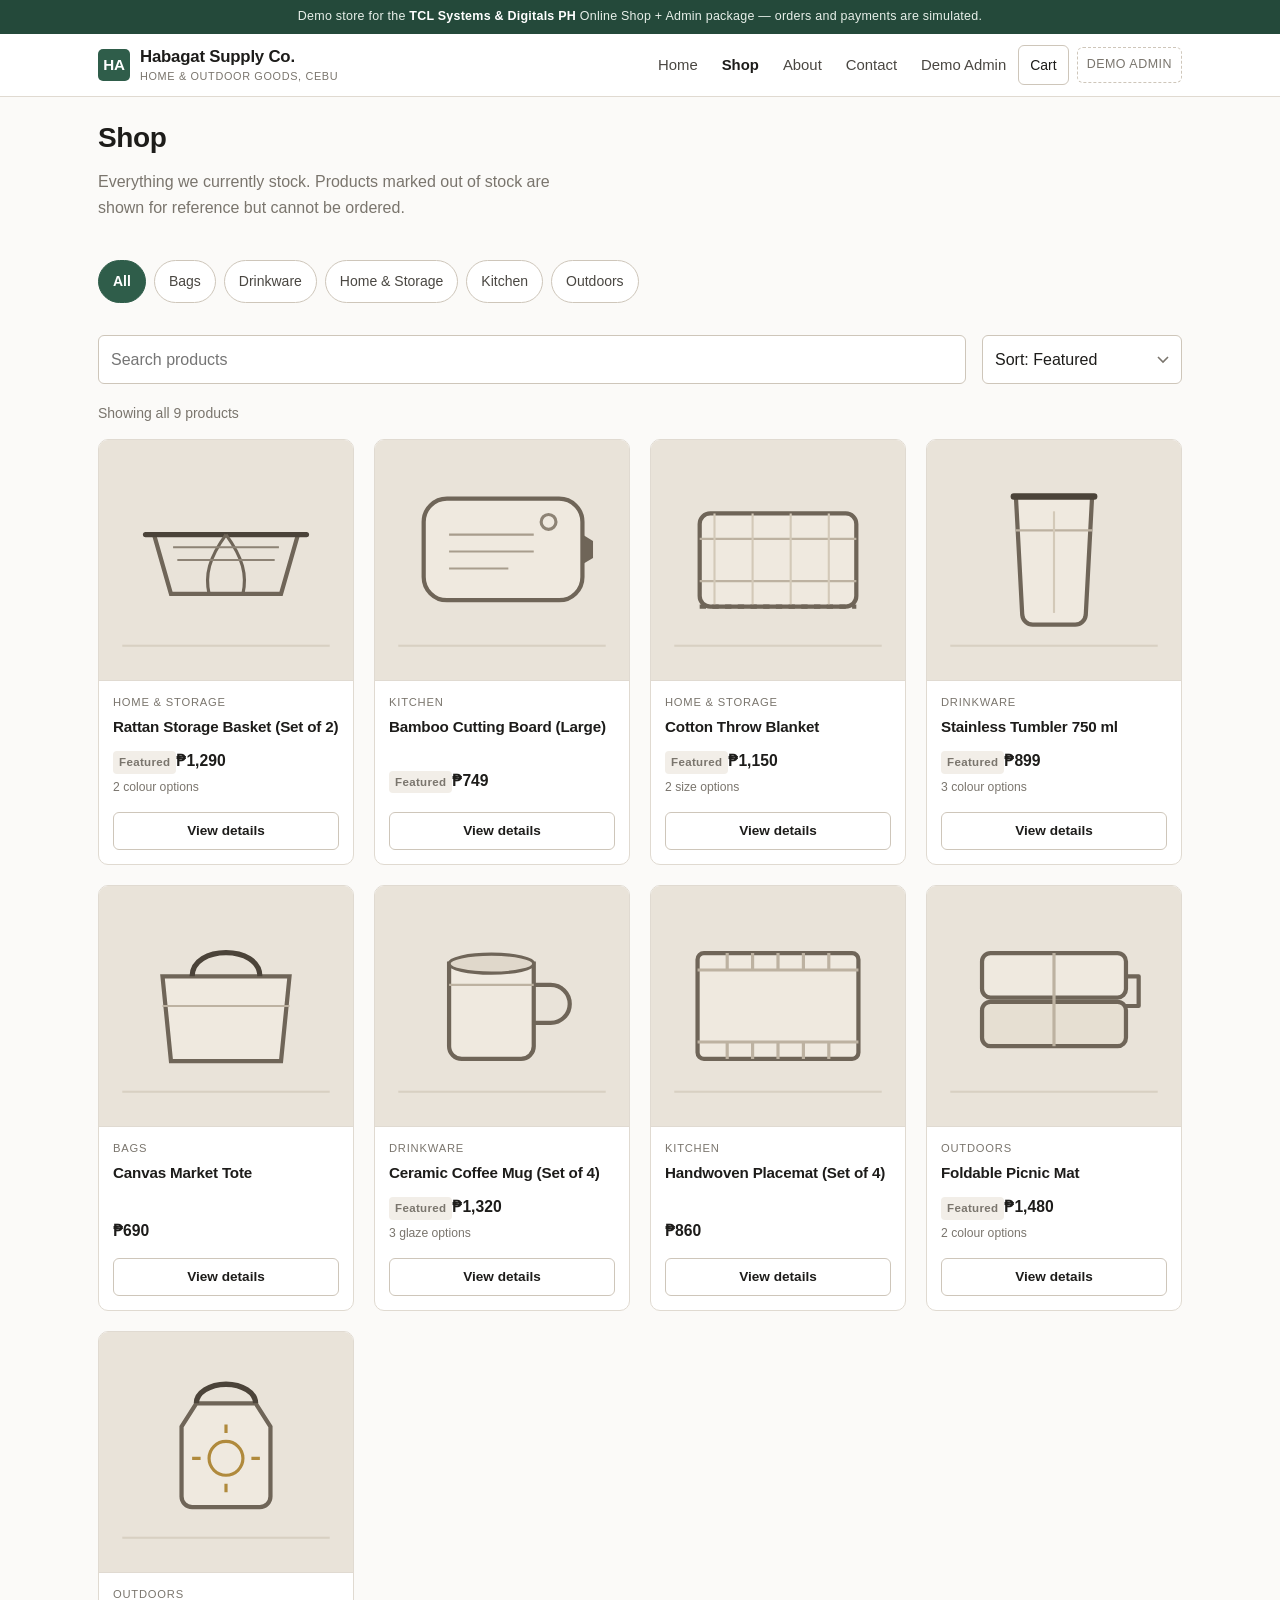
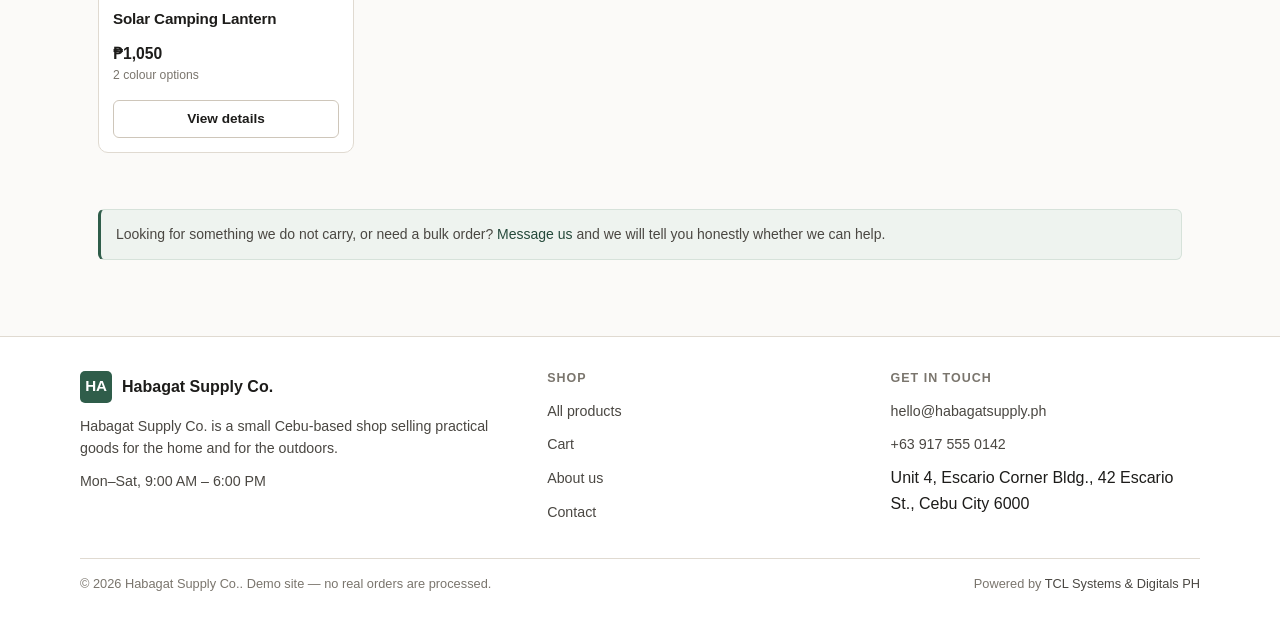
<file: shop.html>
<!DOCTYPE html>
<html lang="en-PH">
<head>
<meta charset="utf-8">
<meta name="viewport" content="width=device-width, initial-scale=1, viewport-fit=cover">
<meta name="theme-color" content="#2f5d4a">
<title>Shop — Habagat Supply Co.</title>
<meta name="description" content="Browse all products from Habagat Supply Co. Filter by category, choose options and add to cart.">
<link rel="icon" href="data:image/svg+xml,%3Csvg xmlns='http://www.w3.org/2000/svg' viewBox='0 0 32 32'%3E%3Crect width='32' height='32' rx='6' fill='%232f5d4a'/%3E%3Ctext x='16' y='22' font-family='Helvetica,Arial' font-size='15' font-weight='bold' fill='%23fff' text-anchor='middle'%3EHB%3C/text%3E%3C/svg%3E">
<link rel="stylesheet" href="css/styles.css">
</head>
<body data-page="shop">

<div data-header></div>

<main id="main">

  <section class="section-tight" style="padding-top:24px">
    <div class="wrap">
      <h1>Shop</h1>
      <p class="muted" style="max-width:56ch">Everything we currently stock. Products marked out of stock are shown for reference but cannot be ordered.</p>
    </div>
  </section>

  <div class="wrap">
    <div class="cat-row" id="categoryChips" role="group" aria-label="Filter by category"></div>
  </div>

  <section class="section-tight">
    <div class="wrap">
      <div class="sec-head" style="align-items:flex-end">
        <div style="flex:1 1 220px">
          <label class="visually-hidden" for="shopSearch">Search products</label>
          <input class="input" id="shopSearch" type="search" placeholder="Search products">
        </div>
        <div style="flex:0 1 200px">
          <label class="visually-hidden" for="shopSort">Sort products</label>
          <select class="select" id="shopSort">
            <option value="default">Sort: Featured</option>
            <option value="price-asc">Price: low to high</option>
            <option value="price-desc">Price: high to low</option>
            <option value="name">Name: A to Z</option>
          </select>
        </div>
      </div>

      <p class="small muted" id="shopCount"></p>

      <div class="grid-products" id="shopGrid"></div>

      <div class="empty" id="shopEmpty" hidden>
        <h3>Nothing matches that filter</h3>
        <p>Try another category or clear your search. Products you deactivate in the Demo Admin will not appear here.</p>
      </div>
    </div>
  </section>

  <section class="section">
    <div class="wrap">
      <div class="callout">
        <p class="small">Looking for something we do not carry, or need a bulk order? <a href="contact.html">Message us</a> and we will tell you honestly whether we can help.</p>
      </div>
    </div>
  </section>

</main>

<div data-footer></div>

<script src="js/store.js"></script>
<script src="js/ui.js"></script>
<script src="js/app.js"></script>
</body>
</html>
</file>
<file: css/styles.css>
/* =========================================================

   Habagat Supply Co. — demo storefront stylesheet

   Tokens: restrained, small-business, mobile-first

   \========================================================= */



:root {

  \--ink:        #1d1c1a;

  \--ink-soft:   #4a4742;

  \--ink-mute:   #7a756d;

  \--paper:      #fbfaf8;

  \--paper-2:    #ffffff;

  \--sand:       #f2eee8;

  \--line:       #e0dad1;

  \--line-strong:#cec6ba;

  \--accent:     #2f5d4a;

  \--accent-ink: #24493a;

  \--accent-wash:#eef3ef;

  \--alert:      #9c3a2c;

  \--warn:       #8a6320;

  \--ok:         #2f6b48;



  \--radius:     6px;

  \--radius-lg:  10px;

  \--shadow-1:   0 1px 2px rgba(29,28,26,.06), 0 1px 3px rgba(29,28,26,.04);

  \--shadow-2:   0 4px 14px rgba(29,28,26,.08);



  \--maxw:       1120px;

  \--gutter:     18px;



  \--font: "Inter", -apple-system, BlinkMacSystemFont, "Segoe UI", Roboto,

          "Helvetica Neue", Arial, sans-serif;

}



* { box-sizing: border-box; }

html { -webkit-text-size-adjust: 100%; }



body {

  margin: 0;

  font-family: var(--font);

  font-size: 16px;

  line-height: 1.6;

  color: var(--ink);

  background: var(--paper);

  -webkit-font-smoothing: antialiased;

  overflow-x: hidden;

}



img, svg { max-width: 100%; display: block; }

a { color: var(--accent-ink); text-decoration: none; }

a:hover { text-decoration: underline; }



h1, h2, h3, h4 { line-height: 1.22; margin: 0 0 .5em; font-weight: 600; letter-spacing: -.012em; }

h1 { font-size: 1.75rem; }

h2 { font-size: 1.35rem; }

h3 { font-size: 1.08rem; }

p  { margin: 0 0 1em; color: var(--ink-soft); }

hr { border: 0; border-top: 1px solid var(--line); margin: 28px 0; }



/* ---------- layout ---------- */

.wrap { width: 100%; max-width: var(--maxw); margin: 0 auto; padding: 0 var(--gutter); }

.section { padding: 34px 0; }

.section-tight { padding: 22px 0; }

.stack > * + * { margin-top: 14px; }

.muted { color: var(--ink-mute); }

.small { font-size: .875rem; }

.center { text-align: center; }

.nowrap { white-space: nowrap; }



.skip-link { position: absolute; left: -9999px; top: 0; background: var(--accent); color: #fff; padding: 10px 14px; z-index: 100; }

.skip-link:focus { left: 8px; top: 8px; }



/* ---------- announcement ---------- */

.announce { background: var(--accent-ink); color: #e7efe9; font-size: .78rem; letter-spacing: .02em; text-align: center; padding: 7px 14px; }

.announce strong { color: #fff; font-weight: 600; }



/* ---------- header / nav ---------- */

.site-header { background: var(--paper-2); border-bottom: 1px solid var(--line); position: sticky; top: 0; z-index: 40; }

.header-inner { display: flex; align-items: center; gap: 12px; min-height: 62px; }

.brand { display: flex; align-items: center; gap: 10px; color: var(--ink); flex: 0 0 auto; }

.brand:hover { text-decoration: none; }

.brand-mark { width: 32px; height: 32px; flex: 0 0 32px; display: grid; place-items: center; background: var(--accent); color: #fff; border-radius: 5px; font-weight: 700; font-size: .95rem; letter-spacing: -.02em; }

.brand-name { font-weight: 600; font-size: 1rem; letter-spacing: -.012em; }

.brand-sub { display: block; font-size: .68rem; color: var(--ink-mute); letter-spacing: .06em; text-transform: uppercase; margin-top: -3px; }



.nav-desktop { display: none; margin-left: auto; }

.nav-desktop ul { display: flex; gap: 24px; list-style: none; margin: 0; padding: 0; }

.nav-desktop a { color: var(--ink-soft); font-size: .93rem; }

.nav-desktop a:hover { color: var(--ink); }

.nav-desktop a[aria-current="page"] { color: var(--ink); font-weight: 600; }



.header-actions { display: flex; align-items: center; gap: 8px; margin-left: auto; }

.cart-link { position: relative; display: inline-flex; align-items: center; gap: 6px; border: 1px solid var(--line-strong); border-radius: var(--radius); padding: 8px 11px; font-size: .875rem; color: var(--ink); background: var(--paper-2); }

.cart-link:hover { text-decoration: none; border-color: var(--ink-mute); }

.cart-count { background: var(--accent); color: #fff; border-radius: 10px; font-size: .7rem; font-weight: 600; min-width: 18px; text-align: center; padding: 1px 5px; line-height: 1.5; }

.cart-count[hidden] { display: none; }

.admin-link { display: none; font-size: .78rem; letter-spacing: .04em; text-transform: uppercase; color: var(--ink-mute); border: 1px dashed var(--line-strong); border-radius: var(--radius); padding: 7px 9px; }

.admin-link:hover { text-decoration: none; color: var(--ink); }



.nav-toggle { display: inline-flex; align-items: center; gap: 7px; background: var(--paper-2); border: 1px solid var(--line-strong); border-radius: var(--radius); padding: 9px 11px; font: inherit; font-size: .875rem; color: var(--ink); cursor: pointer; }

.nav-toggle .bars { width: 15px; height: 11px; position: relative; }

.nav-toggle .bars span { position: absolute; left: 0; right: 0; height: 1.5px; background: var(--ink); }

.nav-toggle .bars span:nth-child(1) { top: 0; }

.nav-toggle .bars span:nth-child(2) { top: 4.75px; }

.nav-toggle .bars span:nth-child(3) { bottom: 0; }



.mobile-nav { border-top: 1px solid var(--line); background: var(--paper-2); display: none; }

.mobile-nav.open { display: block; }

.mobile-nav ul { list-style: none; margin: 0; padding: 6px 0 12px; }

.mobile-nav a { display: block; padding: 12px var(--gutter); font-size: 1rem; color: var(--ink); border-bottom: 1px solid var(--line); }

.mobile-nav li:last-child a { border-bottom: 0; }

.mobile-nav a:hover { background: var(--sand); text-decoration: none; }

.mobile-nav .mnav-admin { color: var(--accent-ink); font-weight: 600; }



@media (min-width: 900px) {

  .nav-desktop, .admin-link { display: block; }

  .nav-toggle, .mobile-nav { display: none !important; }

  .header-actions { margin-left: 0; }

  .brand-name { font-size: 1.05rem; }

}



/* ---------- buttons ---------- */

.btn { display: inline-flex; align-items: center; justify-content: center; gap: 8px; font: inherit; font-size: .94rem; font-weight: 550; padding: 12px 18px; min-height: 44px; border-radius: var(--radius); border: 1px solid transparent; cursor: pointer; text-align: center; line-height: 1.2; transition: background-color .14s ease, border-color .14s ease, color .14s ease; }

.btn:hover { text-decoration: none; }

.btn-primary { background: var(--accent); color: #fff; }

.btn-primary:hover { background: var(--accent-ink); }

.btn-outline { background: var(--paper-2); color: var(--ink); border-color: var(--line-strong); }

.btn-outline:hover { border-color: var(--ink-mute); }

.btn-quiet { background: transparent; color: var(--ink-soft); padding: 8px 10px; min-height: 0; font-size: .875rem; }

.btn-quiet:hover { color: var(--ink); background: var(--sand); }

.btn-danger { background: transparent; color: var(--alert); border-color: #e2cfca; }

.btn-danger:hover { background: #fbf1ef; }

.btn-block { width: 100%; }

.btn[disabled] { opacity: .5; cursor: not-allowed; }

.btn-sm { font-size: .85rem; padding: 9px 13px; min-height: 38px; }



/* ---------- hero ---------- */

.hero { background: var(--paper-2); border-bottom: 1px solid var(--line); }

.hero-inner { display: grid; gap: 26px; padding: 32px 0 30px; grid-template-columns: 1fr; }

.hero h1 { font-size: 1.85rem; margin-bottom: .45em; }

.hero p { font-size: 1.02rem; max-width: 46ch; }

.hero-actions { display: flex; flex-wrap: wrap; gap: 10px; margin-top: 18px; }

.hero-note { font-size: .82rem; color: var(--ink-mute); margin: 14px 0 0; }

.hero-figure { border: 1px solid var(--line); border-radius: var(--radius-lg); overflow: hidden; background: var(--sand); }



@media (min-width: 820px) {

  .hero-inner { grid-template-columns: 1.05fr .95fr; align-items: center; padding: 48px 0; gap: 44px; }

  .hero h1 { font-size: 2.3rem; }

}



/* ---------- section head ---------- */

.sec-head { display: flex; flex-wrap: wrap; align-items: baseline; justify-content: space-between; gap: 6px 16px; margin-bottom: 18px; }

.sec-head h2 { margin: 0; }

.sec-head .link-more { font-size: .88rem; }



/* ---------- category chips ---------- */

.cat-row { display: flex; gap: 8px; overflow-x: auto; padding: 2px 0 10px; -webkit-overflow-scrolling: touch; scrollbar-width: thin; }

.cat-row::-webkit-scrollbar { height: 5px; }

.cat-row::-webkit-scrollbar-thumb { background: var(--line-strong); border-radius: 3px; }

.chip { flex: 0 0 auto; font: inherit; font-size: .875rem; padding: 9px 14px; border-radius: 999px; border: 1px solid var(--line-strong); background: var(--paper-2); color: var(--ink-soft); cursor: pointer; min-height: 40px; }

.chip:hover { border-color: var(--ink-mute); color: var(--ink); text-decoration: none; }

.chip.active { background: var(--accent); border-color: var(--accent); color: #fff; font-weight: 550; }



/* ---------- product grid ---------- */

.grid-products { display: grid; gap: 16px; grid-template-columns: repeat(2, minmax(0, 1fr)); }

@media (min-width: 560px) { .grid-products { grid-template-columns: repeat(3, minmax(0,1fr)); gap: 18px; } }

@media (min-width: 900px) { .grid-products { grid-template-columns: repeat(4, minmax(0,1fr)); gap: 20px; } }



.card { background: var(--paper-2); border: 1px solid var(--line); border-radius: var(--radius-lg); overflow: hidden; display: flex; flex-direction: column; transition: box-shadow .16s ease, border-color .16s ease; }

.card:hover { box-shadow: var(--shadow-2); border-color: var(--line-strong); }

.card-thumb { background: var(--sand); border-bottom: 1px solid var(--line); display: block; }

.card-thumb img { width: 100%; aspect-ratio: 4 / 3; object-fit: cover; }

.card-body { padding: 13px 14px 15px; display: flex; flex-direction: column; gap: 5px; flex: 1; }

.card-cat { font-size: .7rem; letter-spacing: .07em; text-transform: uppercase; color: var(--ink-mute); }

.card-title { font-size: .95rem; font-weight: 600; margin: 0; line-height: 1.35; }

.card-title a { color: var(--ink); }

.card-title a:hover { text-decoration: none; color: var(--accent-ink); }

.card-price { font-size: .98rem; font-weight: 600; margin-top: auto; padding-top: 6px; }

.card-price .opt { display: block; font-size: .76rem; color: var(--ink-mute); font-weight: 400; }

.card-foot { padding: 0 14px 14px; }

.card-desc { font-size: .85rem; color: var(--ink-mute); margin: 0; }



.badge-off { display: inline-block; font-size: .72rem; letter-spacing: .03em; background: var(--sand); color: var(--ink-mute); border-radius: 4px; padding: 2px 6px; margin-bottom: 4px; }

.badge-out { background: #f7ece9; color: var(--alert); }



/* ---------- value / trust ---------- */

.value-grid { display: grid; gap: 18px; grid-template-columns: 1fr; }

@media (min-width: 640px) { .value-grid { grid-template-columns: repeat(3, 1fr); gap: 24px; } }

.value-item { border-top: 2px solid var(--accent); padding-top: 14px; }

.value-item h3 { font-size: .98rem; margin-bottom: .35em; }

.value-item p { font-size: .9rem; margin: 0; }



/* ---------- panels ---------- */

.panel { background: var(--paper-2); border: 1px solid var(--line); border-radius: var(--radius-lg); padding: 18px; }

.panel + .panel { margin-top: 16px; }

.panel-head { border-bottom: 1px solid var(--line); padding-bottom: 12px; margin-bottom: 16px; }

.panel-head h2, .panel-head h3 { margin: 0; }

.panel-head p { margin: 4px 0 0; font-size: .88rem; }

@media (min-width: 700px) { .panel { padding: 22px 24px; } }



.callout { background: var(--accent-wash); border: 1px solid #d6e2da; border-left: 3px solid var(--accent); border-radius: var(--radius); padding: 13px 15px; font-size: .9rem; }

.callout p:last-child { margin-bottom: 0; }

.callout-warn { background: #fdf7ec; border-color: #eddfc4; border-left-color: var(--warn); }



/* ---------- forms ---------- */

.field { margin-bottom: 15px; }

.field label { display: block; font-size: .875rem; font-weight: 550; margin-bottom: 6px; }

.field .hint { display: block; font-weight: 400; font-size: .8rem; color: var(--ink-mute); margin-top: 2px; }

.input, .select, .textarea { width: 100%; font: inherit; font-size: 1rem; color: var(--ink); background: var(--paper-2); border: 1px solid var(--line-strong); border-radius: var(--radius); padding: 11px 12px; min-height: 46px; transition: border-color .14s ease, box-shadow .14s ease; }

.textarea { min-height: 96px; resize: vertical; }

.select { appearance: none; background-image: url("data:image/svg+xml;charset=utf-8,%3Csvg xmlns='http://www.w3.org/2000/svg' width='12' height='8'%3E%3Cpath d='M1 1l5 5 5-5' fill='none' stroke='%237a756d' stroke-width='1.6'/%3E%3C/svg%3E"); background-repeat: no-repeat; background-position: right 12px center; padding-right: 34px; }

.input:focus, .select:focus, .textarea:focus { outline: none; border-color: var(--accent); box-shadow: 0 0 0 3px rgba(47,93,74,.13); }

.field-row { display: grid; gap: 15px; grid-template-columns: 1fr; }

@media (min-width: 620px) { .field-row\.two { grid-template-columns: 1fr 1fr; } }

.field-error { color: var(--alert); font-size: .82rem; margin-top: 5px; display: none; }

.field.invalid .input, .field.invalid .select, .field.invalid .textarea { border-color: var(--alert); }

.field.invalid .field-error { display: block; }



.check-list { display: grid; gap: 10px; }

.check-card { display: flex; gap: 12px; align-items: flex-start; border: 1px solid var(--line-strong); border-radius: var(--radius); padding: 13px 14px; cursor: pointer; background: var(--paper-2); }

.check-card:hover { border-color: var(--ink-mute); }

.check-card input { margin: 3px 0 0; accent-color: var(--accent); width: 17px; height: 17px; flex: 0 0 auto; }

.check-card strong { display: block; font-size: .94rem; }

.check-card span { font-size: .84rem; color: var(--ink-mute); }

.check-card.selected { border-color: var(--accent); background: var(--accent-wash); }



.file-drop { border: 1px dashed var(--line-strong); border-radius: var(--radius); background: var(--paper); padding: 16px; text-align: center; }

.file-drop input[type="file"] { font-size: .85rem; width: 100%; }

.file-name { font-size: .85rem; color: var(--accent-ink); margin-top: 8px; word-break: break-word; }



/* ---------- product detail ---------- */

.product-layout { display: grid; gap: 24px; grid-template-columns: 1fr; }



@media (min-width: 820px) {

  .product-layout {

    grid-template-columns: minmax(0,1.05fr) minmax(0,1fr);

    gap: 40px;

  }

}



.product-media {

  border: 1px solid var(--line);

  border-radius: var(--radius-lg);

  overflow: hidden;

  background: var(--sand);

  aspect-ratio: 1 / 1;

}



.product-media img {

  display: block;

  width: 100%;

  height: 100%;

  max-width: none;

  object-fit: fill;

}



.product-price { font-size: 1.5rem; font-weight: 600; margin: 2px 0 12px; }

.opt-group { margin: 16px 0; }

.opt-group > .opt-label { font-size: .875rem; font-weight: 550; margin-bottom: 8px; }

.opt-label .muted { font-weight: 400; }

.swatches { display: flex; flex-wrap: wrap; gap: 8px; }

.swatch { font: inherit; font-size: .875rem; padding: 9px 14px; min-height: 40px; border: 1px solid var(--line-strong); border-radius: var(--radius); background: var(--paper-2); color: var(--ink-soft); cursor: pointer; }

.swatch:hover { border-color: var(--ink-mute); }

.swatch[aria-pressed="true"] { border-color: var(--accent); background: var(--accent-wash); color: var(--accent-ink); font-weight: 550; }



.qty-control { display: inline-flex; align-items: center; border: 1px solid var(--line-strong); border-radius: var(--radius); overflow: hidden; background: var(--paper-2); }

.qty-control button { font: inherit; font-size: 1.1rem; width: 44px; height: 44px; background: var(--paper-2); border: 0; color: var(--ink); cursor: pointer; line-height: 1; }

.qty-control button:hover { background: var(--sand); }

.qty-control input { width: 48px; height: 44px; text-align: center; border: 0; font: inherit; font-size: 1rem; border-left: 1px solid var(--line); border-right: 1px solid var(--line); color: var(--ink); -moz-appearance: textfield; }

.qty-control input::-webkit-outer-spin-button,

.qty-control input::-webkit-inner-spin-button { -webkit-appearance: none; margin: 0; }

.qty-row { display: flex; flex-wrap: wrap; align-items: center; gap: 12px; margin: 18px 0; }

.add-row { display: grid; gap: 10px; grid-template-columns: 1fr; }

@media (min-width: 480px) { .add-row { grid-template-columns: auto 1fr; } }



.spec-list { list-style: none; margin: 0; padding: 0; }

.spec-list li { display: flex; justify-content: space-between; gap: 16px; padding: 9px 0; border-bottom: 1px solid var(--line); font-size: .9rem; }

.spec-list li:last-child { border-bottom: 0; }

.spec-list .k { color: var(--ink-mute); }

.spec-list .v { text-align: right; }



.crumbs { font-size: .82rem; color: var(--ink-mute); padding: 14px 0 0; }

.crumbs a { color: var(--ink-mute); }

.crumbs span { margin: 0 6px; }



/* ---------- cart ---------- */

.cart-layout { display: grid; gap: 20px; grid-template-columns: 1fr; }

@media (min-width: 900px) { .cart-layout { grid-template-columns: minmax(0,1.6fr) minmax(0,1fr); gap: 28px; align-items: start; } }



.cart-line { display: grid; gap: 12px; padding: 15px 0; border-bottom: 1px solid var(--line); grid-template-columns: 76px minmax(0,1fr); }

.cart-line:first-child { padding-top: 0; }

.cart-line:last-child { border-bottom: 0; padding-bottom: 0; }

.cart-line img { width: 76px; aspect-ratio: 1/1; object-fit: cover; border: 1px solid var(--line); border-radius: var(--radius); background: var(--sand); }

.cart-line-info { min-width: 0; }

.cart-line-info h3 { font-size: .95rem; margin: 0 0 3px; }

.cart-line-info .opt { font-size: .8rem; color: var(--ink-mute); }

.cart-line-foot { display: flex; flex-wrap: wrap; align-items: center; justify-content: space-between; gap: 10px; margin-top: 10px; }

.cart-line-price { font-weight: 600; font-size: .95rem; }

.qty-control.sm button { width: 36px; height: 36px; font-size: 1rem; }

.qty-control.sm input { width: 40px; height: 36px; font-size: .92rem; }



.summary-row { display: flex; justify-content: space-between; gap: 14px; padding: 7px 0; font-size: .93rem; }

.summary-row .k { color: var(--ink-soft); }

.summary-row\.total { border-top: 1px solid var(--line); margin-top: 10px; padding-top: 13px; font-size: 1.1rem; font-weight: 600; }

.summary-row\.total .k { color: var(--ink); }



/* ---------- steps ---------- */

.steps { display: flex; flex-wrap: wrap; gap: 8px; list-style: none; margin: 0 0 22px; padding: 0; font-size: .8rem; }

.steps li { display: flex; align-items: center; gap: 6px; color: var(--ink-mute); }

.steps li::after { content: "\203A"; margin-left: 4px; color: var(--line-strong); }

.steps li:last-child::after { display: none; }

.steps li.on { color: var(--accent-ink); font-weight: 600; }

.steps .n { width: 19px; height: 19px; border-radius: 50%; display: grid; place-items: center; border: 1px solid currentColor; font-size: .7rem; font-weight: 600; }



.status { display: inline-block; font-size: .76rem; font-weight: 600; letter-spacing: .02em; padding: 3px 9px; border-radius: 4px; border: 1px solid transparent; white-space: nowrap; }

.status.pending   { background: #f5f2ec; color: #6b6053; border-color: #e5dfd4; }

.status.confirmed { background: #eef2f7; color: #3a5a7c; border-color: #d8e2ee; }

.status.processing{ background: #fdf7ec; color: var(--warn); border-color: #eddfc4; }

.status.ready     { background: var(--accent-wash); color: var(--accent-ink); border-color: #d6e2da; }

.status.completed { background: #f0f4f1; color: var(--ok); border-color: #d9e5dd; }

.status.verified  { background: var(--accent-wash); color: var(--accent-ink); border-color: #d6e2da; }

.status.rejected  { background: #fbf0ee; color: var(--alert); border-color: #edd8d3; }

.status.unverified{ background: #f5f2ec; color: #6b6053; border-color: #e5dfd4; }



/* ---------- empty ---------- */

.empty { text-align: center; padding: 46px 18px; }

.empty h3 { margin-bottom: .35em; }

.empty p { max-width: 40ch; margin: 0 auto 18px; }



/* ---------- footer ---------- */

.site-footer { background: var(--paper-2); border-top: 1px solid var(--line); margin-top: 42px; }

.footer-grid { display: grid; gap: 26px; padding: 34px 0 26px; grid-template-columns: 1fr; }

@media (min-width: 700px) { .footer-grid { grid-template-columns: 1.4fr 1fr 1fr; gap: 34px; } }

.footer-grid h4 { font-size: .78rem; letter-spacing: .08em; text-transform: uppercase; color: var(--ink-mute); margin-bottom: 12px; }

.footer-grid ul { list-style: none; margin: 0; padding: 0; }

.footer-grid li { margin-bottom: 8px; }

.footer-grid a, .footer-grid p { font-size: .89rem; color: var(--ink-soft); }

.footer-grid p { margin: 0 0 10px; }

.footer-brand { display: flex; align-items: center; gap: 10px; margin-bottom: 12px; }

.footer-bottom { border-top: 1px solid var(--line); padding: 15px 0 22px; display: flex; flex-wrap: wrap; gap: 6px 18px; justify-content: space-between; font-size: .8rem; color: var(--ink-mute); }

.footer-bottom .attrib a { color: var(--ink-soft); }



/* ---------- misc ---------- */

.toast { position: fixed; left: 50%; transform: translateX(-50%); bottom: 18px; z-index: 90; background: var(--ink); color: #fff; font-size: .89rem; padding: 11px 16px; border-radius: var(--radius); box-shadow: var(--shadow-2); max-width: calc(100% - 32px); opacity: 0; pointer-events: none; transition: opacity .18s ease, transform .18s ease; }

.toast.show { opacity: 1; transform: translateX(-50%) translateY(-4px); }



.visually-hidden { position: absolute !important; width: 1px; height: 1px; overflow: hidden; clip: rect(0 0 0 0); white-space: nowrap; }



.map-figure { border: 1px solid var(--line); border-radius: var(--radius-lg); overflow: hidden; background: var(--sand); }

.list-plain { list-style: none; margin: 0; padding: 0; }

.list-plain li { padding: 8px 0; border-bottom: 1px solid var(--line); font-size: .9rem; }

.list-plain li:last-child { border-bottom: 0; }



@media (prefers-reduced-motion: reduce) {

  * { transition: none !important; animation: none !important; }

}

/* ---------- mobile horizontal breathing room ---------- */
@media (max-width: 699px) {
  .hero-inner {
    padding: 32px 20px 30px;
  }

  .footer-grid {
    padding: 34px 20px 26px;
  }

  .footer-bottom {
    padding: 15px 20px 22px;
  }
}

/* ---------- mobile footer alignment ---------- */
@media (max-width: 699px) {
  .site-footer,
  .footer-grid,
  .footer-grid > *,
  .footer-grid h4,
  .footer-grid p,
  .footer-grid ul,
  .footer-grid li,
  .footer-bottom {
    text-align: center;
  }

  .footer-brand {
    justify-content: center;
  }

  .footer-bottom {
    justify-content: center;
  }

  .footer-bottom > * {
    width: 100%;
    text-align: center;
  }
}
</file>
<file: css/admin.css>
/* =========================================================
  DEMO ADMIN stylesheet — small-business dashboard
  ========================================================= */

body.admin { background: #f4f2ee; }

.demo-bar { background: #3a3630; color: #f0ece6; font-size: .8rem; padding: 9px var(--gutter); text-align: center; line-height: 1.45; }
.demo-bar strong { color: #fff; letter-spacing: .06em; }
.demo-bar a { color: #cdd9d2; text-decoration: underline; }

.admin-shell { padding: 18px 0 44px; }

.admin-top { display: flex; flex-wrap: wrap; align-items: center; gap: 12px; padding-bottom: 16px; border-bottom: 1px solid var(--line-strong); margin-bottom: 18px; }
.admin-top .brand-mark { background: #3a3630; }
.admin-top h1 { font-size: 1.25rem; margin: 0; }
.admin-top .sub { font-size: .82rem; color: var(--ink-mute); margin: 2px 0 0; }
.admin-top-actions { display: flex; flex-wrap: wrap; gap: 8px; margin-left: auto; }

.tabs { display: flex; gap: 4px; overflow-x: auto; padding-bottom: 14px; -webkit-overflow-scrolling: touch; }
.tab { flex: 0 0 auto; font: inherit; font-size: .9rem; font-weight: 550; padding: 10px 15px; min-height: 42px; border-radius: var(--radius) var(--radius) 0 0; border: 1px solid transparent; border-bottom: 2px solid transparent; background: transparent; color: var(--ink-soft); cursor: pointer; }
.tab:hover { color: var(--ink); background: #eae7e1; }
.tab[aria-selected="true"] { color: var(--accent-ink); background: var(--paper-2); border-color: var(--line-strong); border-bottom-color: var(--accent); }
.tab .pill { display: inline-block; min-width: 19px; text-align: center; margin-left: 6px; background: var(--alert); color: #fff; border-radius: 9px; font-size: .7rem; padding: 1px 5px; }
.tab .pill[hidden] { display: none; }

.tabpanel[hidden] { display: none; }

.stats { display: grid; gap: 14px; grid-template-columns: repeat(2, minmax(0,1fr)); }
@media (min-width: 760px) { .stats { grid-template-columns: repeat(4, minmax(0,1fr)); } }
.stat { background: var(--paper-2); border: 1px solid var(--line); border-radius: var(--radius-lg); padding: 15px 16px; display: flex; flex-direction: column; gap: 3px; }
.stat .k { font-size: .76rem; letter-spacing: .05em; text-transform: uppercase; color: var(--ink-mute); }
.stat .v { font-size: 1.75rem; font-weight: 600; line-height: 1.15; letter-spacing: -.02em; }
.stat .s { font-size: .78rem; color: var(--ink-mute); }
.stat.alert .v { color: var(--alert); }
.stat.warn .v { color: var(--warn); }

.table-wrap { overflow-x: auto; -webkit-overflow-scrolling: touch; border: 1px solid var(--line); border-radius: var(--radius); background: var(--paper-2); }
table.data { width: 100%; border-collapse: collapse; font-size: .88rem; min-width: 620px; }
table.data th, table.data td { text-align: left; padding: 11px 13px; border-bottom: 1px solid var(--line); vertical-align: middle; }
table.data th { font-size: .74rem; letter-spacing: .06em; text-transform: uppercase; color: var(--ink-mute); font-weight: 600; background: #f7f5f1; white-space: nowrap; }
table.data tbody tr:last-child td { border-bottom: 0; }
table.data tbody tr:hover { background: #faf9f6; }
table.data td.num, table.data th.num { text-align: right; white-space: nowrap; }
table.data .ref { font-weight: 600; font-family: ui-monospace, SFMono-Regular, Menlo, monospace; font-size: .84rem; }
.actions-cell { display: flex; flex-wrap: wrap; gap: 6px; }

.order-cards { display: grid; gap: 12px; }
.order-card { background: var(--paper-2); border: 1px solid var(--line); border-radius: var(--radius-lg); padding: 14px; }
.order-card-head { display: flex; justify-content: space-between; align-items: flex-start; gap: 10px; margin-bottom: 8px; }
.order-card-head .ref { font-weight: 600; font-size: .92rem; font-family: ui-monospace, SFMono-Regular, Menlo, monospace; }
.order-card-meta { font-size: .82rem; color: var(--ink-mute); display: grid; gap: 2px; }
.order-card-foot { display: flex; flex-wrap: wrap; gap: 8px; align-items: center; justify-content: space-between; margin-top: 12px; }

.select-inline { font: inherit; font-size: .84rem; padding: 7px 9px; min-height: 36px; border: 1px solid var(--line-strong); border-radius: var(--radius); background: var(--paper-2); color: var(--ink); max-width: 100%; }

.toolbar { display: flex; flex-wrap: wrap; gap: 10px; align-items: center; margin-bottom: 16px; }
.toolbar .input, .toolbar .select { max-width: 100%; min-height: 42px; }
@media (min-width: 620px) {
  .toolbar .grow { flex: 1 1 200px; }
  .toolbar .select.sm { flex: 0 0 180px; }
}

.product-thumb-sm { width: 44px; height: 44px; object-fit: cover; border-radius: 4px; border: 1px solid var(--line); background: var(--sand); flex: 0 0 auto; }
.cell-product { display: flex; align-items: center; gap: 10px; min-width: 190px; }
.cell-product .t { font-weight: 550; }
.cell-product .c { font-size: .78rem; color: var(--ink-mute); }

.modal-backdrop { position: fixed; inset: 0; background: rgba(29,28,26,.5); display: none; align-items: flex-start; justify-content: center; padding: 16px; z-index: 80; overflow-y: auto; }
.modal-backdrop.open { display: flex; }
.modal { background: var(--paper-2); border-radius: var(--radius-lg); width: 100%; max-width: 680px; box-shadow: 0 12px 40px rgba(0,0,0,.24); margin: auto; border: 1px solid var(--line-strong); }
.modal-head { display: flex; align-items: flex-start; justify-content: space-between; gap: 12px; padding: 16px 18px; border-bottom: 1px solid var(--line); }
.modal-head h2 { font-size: 1.1rem; margin: 0; }
.modal-head .sub { font-size: .82rem; color: var(--ink-mute); margin: 3px 0 0; }
.modal-close { font: inherit; font-size: 1.35rem; line-height: 1; background: none; border: 0; color: var(--ink-mute); cursor: pointer; padding: 2px 6px; border-radius: var(--radius); }
.modal-close:hover { background: var(--sand); color: var(--ink); }
.modal-body { padding: 18px; }
.modal-foot { display: flex; flex-wrap: wrap; gap: 10px; justify-content: flex-end; padding: 14px 18px; border-top: 1px solid var(--line); background: #faf9f6; border-radius: 0 0 var(--radius-lg) var(--radius-lg); }

.var-editor { border: 1px solid var(--line); border-radius: var(--radius); padding: 12px; background: var(--paper); }
.var-row { display: grid; gap: 8px; grid-template-columns: minmax(0,1fr) auto; align-items: center; margin-bottom: 8px; }
.var-values { font-size: .88rem; }
.var-chips { display: flex; flex-wrap: wrap; gap: 6px; margin-top: 8px; }
.var-chip { display: inline-flex; align-items: center; gap: 6px; border: 1px solid var(--line-strong); background: var(--paper-2); border-radius: 999px; padding: 4px 6px 4px 11px; font-size: .83rem; }
.var-chip button { border: 0; background: none; color: var(--ink-mute); cursor: pointer; font-size: 1rem; line-height: 1; padding: 0 4px; }
.var-chip button:hover { color: var(--alert); }

.definition { display: grid; gap: 0; }
.definition .row { display: grid; gap: 2px 16px; grid-template-columns: 1fr; padding: 10px 0; border-bottom: 1px solid var(--line); }
@media (min-width: 560px) { .definition .row { grid-template-columns: 180px minmax(0,1fr); } }
.definition .row:last-child { border-bottom: 0; }
.definition dt { font-size: .85rem; color: var(--ink-mute); margin: 0; }
.definition dd { margin: 0; font-size: .92rem; word-break: break-word; }

.proof-box { border: 1px solid var(--line); border-radius: var(--radius); background: var(--paper); padding: 14px; }
.proof-file { display: flex; align-items: center; gap: 12px; }
.proof-file .ico { width: 42px; height: 42px; border-radius: 4px; background: var(--sand); border: 1px solid var(--line); display: grid; place-items: center; font-size: .72rem; color: var(--ink-mute); font-weight: 600; flex: 0 0 auto; }

.settings-grid { display: grid; gap: 18px; grid-template-columns: 1fr; }
@media (min-width: 900px) { .settings-grid { grid-template-columns: repeat(2, minmax(0,1fr)); align-items: start; } }

.chip-status { font-size: .78rem; padding: 3px 8px; border-radius: 4px; border: 1px solid var(--line-strong); color: var(--ink-mute); }

/* ---------- mobile horizontal breathing room ---------- */
@media (max-width: 699px) {
  .admin-shell.wrap {
    padding: 18px 20px 44px;
  }

  .tabs {
    margin-left: -4px;
    margin-right: -4px;
    padding-left: 4px;
    padding-right: 4px;
  }

  .modal-backdrop {
    padding: 20px;
  }
}
</file>
